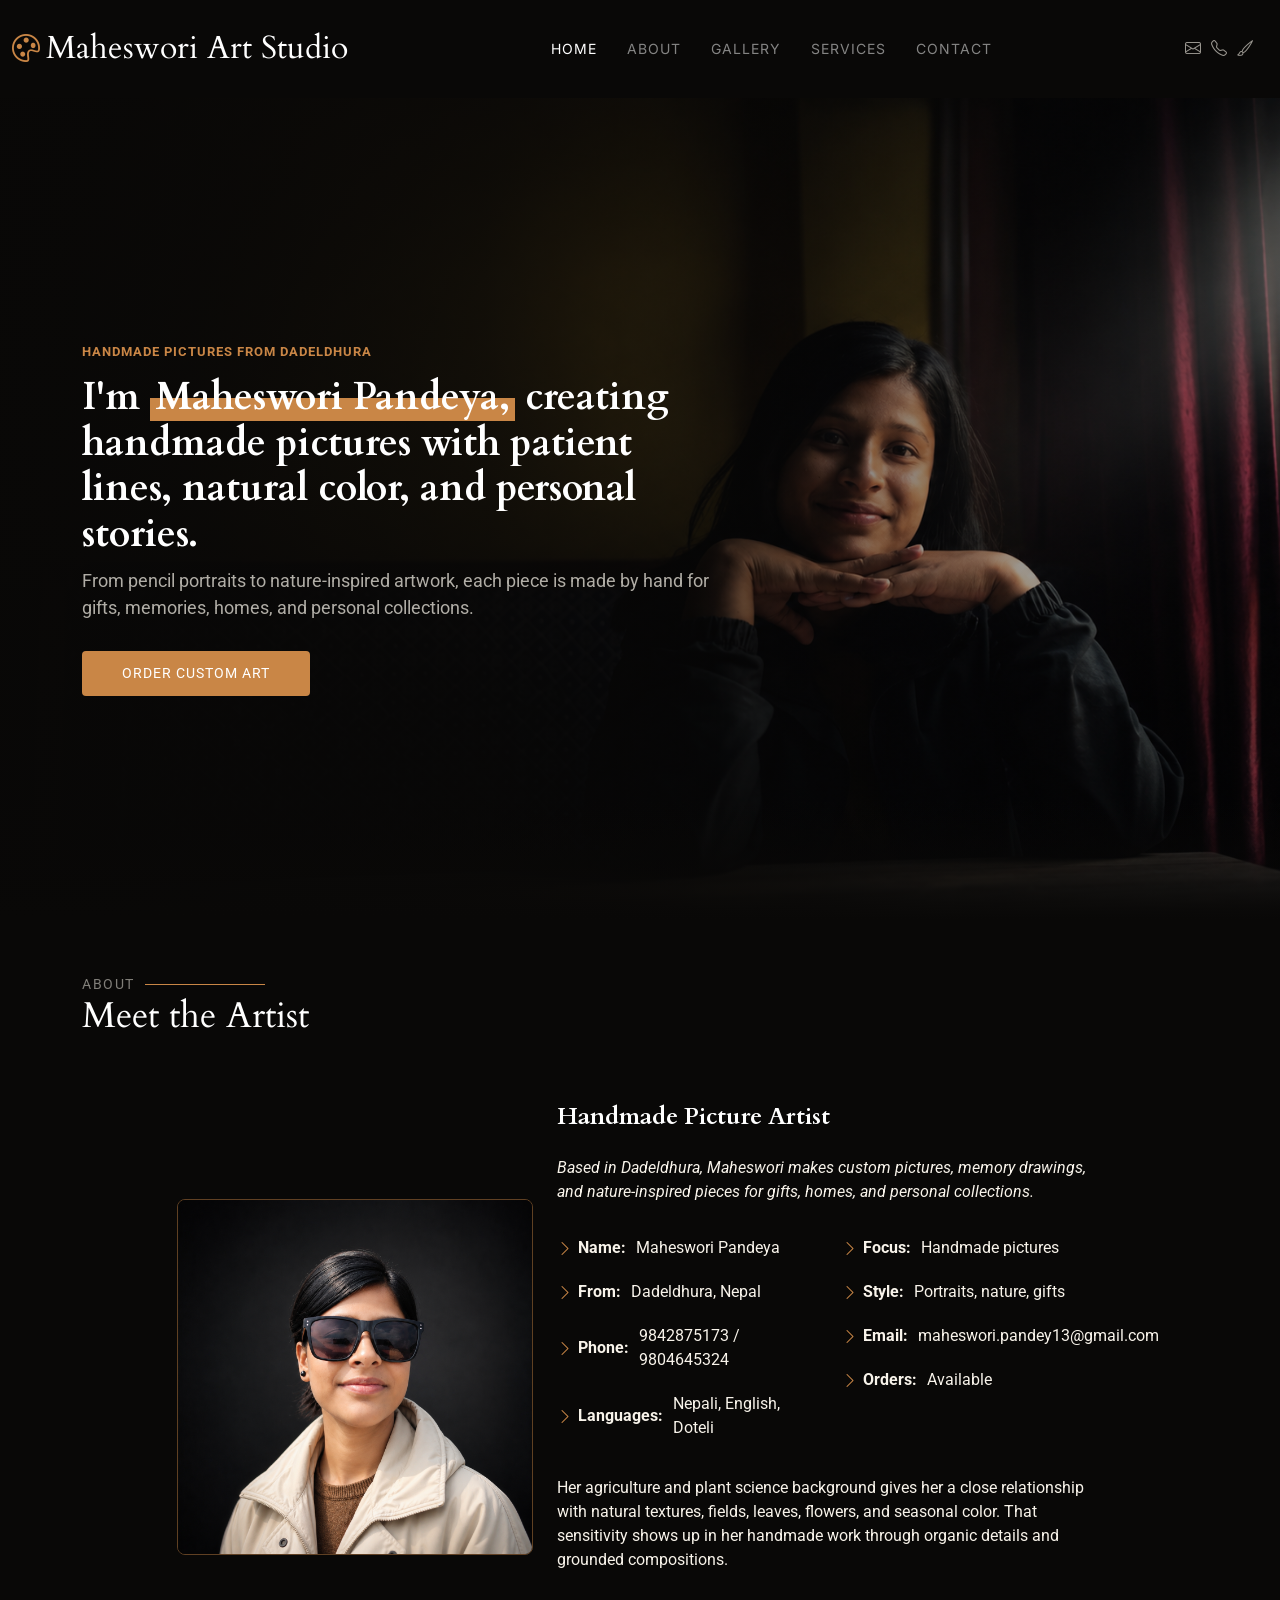
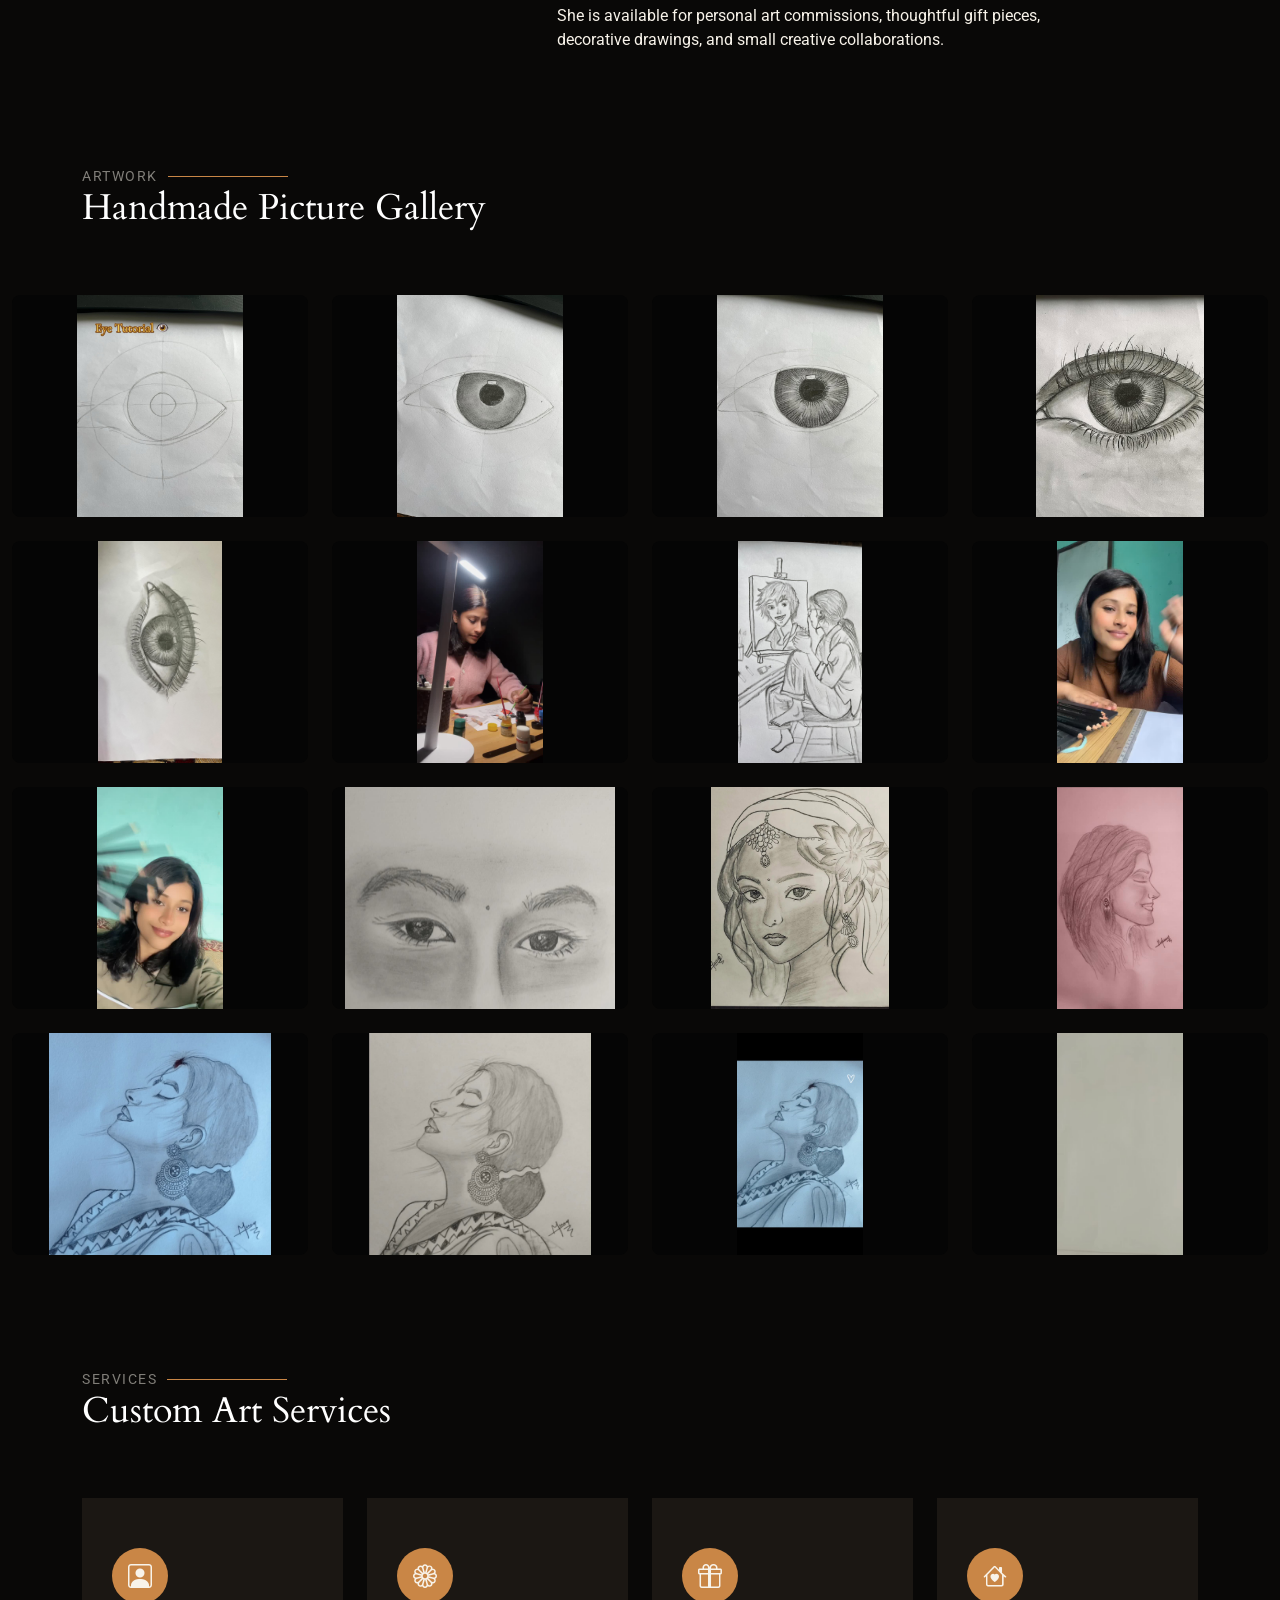
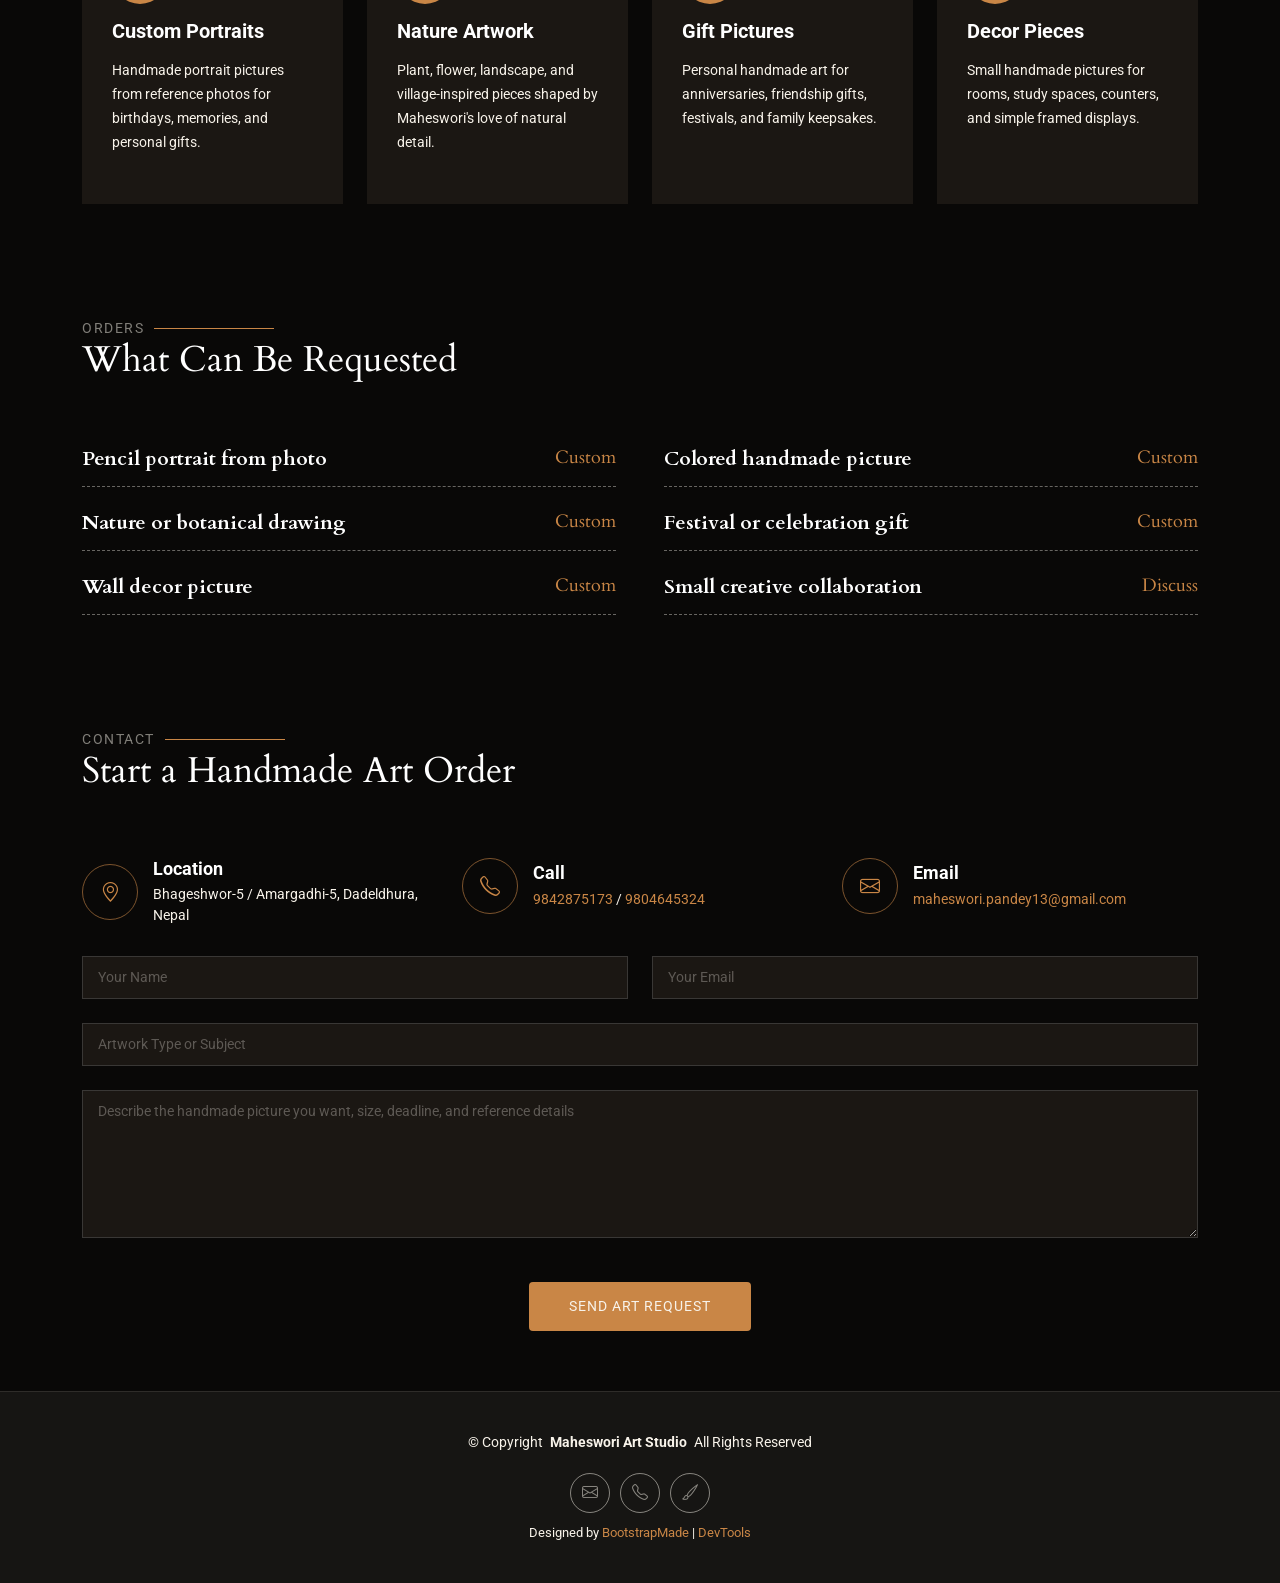
<file: index.html>
<!DOCTYPE html>
<html lang="en">

<head>
  <meta charset="utf-8">
  <meta content="width=device-width, initial-scale=1.0" name="viewport">
  <title>Maheswori Art Studio - Handmade Pictures</title>
  <meta name="description" content="Handmade pictures, custom portraits, and nature-inspired artwork by Maheswori Pandeya.">
  <meta name="keywords" content="handmade art, custom portraits, Nepal artist, Maheswori Pandeya, drawing, paintings">

  <!-- Favicons -->
  <link href="assets/img/favicon.png?v=mahi-m-1" rel="icon">
  <link href="assets/img/apple-touch-icon.png?v=mahi-m-1" rel="apple-touch-icon">

  <!-- Fonts -->
  <link href="https://fonts.googleapis.com" rel="preconnect">
  <link href="https://fonts.gstatic.com" rel="preconnect" crossorigin>
  <link href="https://fonts.googleapis.com/css2?family=Roboto:ital,wght@0,100;0,300;0,400;0,500;0,700;0,900;1,100;1,300;1,400;1,500;1,700;1,900&family=Inter:wght@100;200;300;400;500;600;700;800;900&family=Cardo:ital,wght@0,400;0,700;1,400;1,700&display=swap" rel="stylesheet">

  <!-- Vendor CSS Files -->
  <link href="assets/vendor/bootstrap/css/bootstrap.min.css" rel="stylesheet">
  <link href="assets/vendor/bootstrap-icons/bootstrap-icons.css" rel="stylesheet">
  <link href="assets/vendor/aos/aos.css" rel="stylesheet">
  <link href="assets/vendor/glightbox/css/glightbox.min.css" rel="stylesheet">
  <link href="assets/vendor/swiper/swiper-bundle.min.css" rel="stylesheet">

  <!-- Main CSS File -->
  <link href="assets/css/main.css?v=art-studio-14" rel="stylesheet">

  <!-- =======================================================
  * Template Name: PhotoFolio
  * Template URL: https://bootstrapmade.com/photofolio-bootstrap-photography-website-template/
  * Updated: Aug 07 2024 with Bootstrap v5.3.3
  * Author: BootstrapMade.com
  * License: https://bootstrapmade.com/license/
  ======================================================== -->
</head>

<body class="index-page">

  <header id="header" class="header d-flex align-items-center sticky-top">
    <div class="container-fluid position-relative d-flex align-items-center justify-content-between">

      <a href="#hero" class="logo d-flex align-items-center me-auto me-xl-0">
        <!-- Uncomment the line below if you also wish to use an image logo -->
        <!-- <img src="assets/img/logo.png" alt=""> -->
        <i class="bi bi-palette"></i>
        <h1 class="sitename">Maheswori Art Studio</h1>
      </a>

      <nav id="navmenu" class="navmenu">
        <ul>
          <li><a href="#hero" class="active">Home<br></a></li>
          <li><a href="#about">About</a></li>
          <li><a href="#gallery">Gallery</a></li>
          <li><a href="#services">Services</a></li>
          <li><a href="#contact">Contact</a></li>
        </ul>
        <i class="mobile-nav-toggle d-xl-none bi bi-list"></i>
      </nav>

      <div class="header-social-links">
        <a href="mailto:maheswori.pandey13@gmail.com" class="email"><i class="bi bi-envelope"></i></a>
        <a href="tel:+9779842875173" class="phone"><i class="bi bi-telephone"></i></a>
        <a href="#gallery" class="gallery-link"><i class="bi bi-brush"></i></a>
      </div>

    </div>
  </header>

  <main class="main">

    <!-- Hero Section -->
    <section id="hero" class="hero section">

      <div class="container">
        <div class="row align-items-center">
          <div class="col-lg-7 text-lg-start text-center" data-aos="fade-up" data-aos-delay="100">
            <p class="eyebrow">Handmade pictures from Dadeldhura</p>
            <h2><span>I'm </span><span class="underlight">Maheswori Pandeya,</span> creating handmade pictures with patient lines, natural color, and personal stories.</h2>
            <p>From pencil portraits to nature-inspired artwork, each piece is made by hand for gifts, memories, homes, and personal collections.</p>
            <a href="#contact" class="btn-get-started">Order Custom Art</a>
          </div>
        </div>
      </div>

    </section><!-- /Hero Section -->

    <!-- About Section -->
    <section id="about" class="about section">

      <div class="container section-title" data-aos="fade-up">
        <h2>About</h2>
        <p>Meet the Artist</p>
      </div>

      <div class="container" data-aos="fade-up" data-aos-delay="100">

        <div class="row gy-4 justify-content-center align-items-center">
          <div class="col-lg-4">
            <img src="assets/img/maheswori-profile.png" class="img-fluid artist-about-img" alt="Maheswori Pandeya">
          </div>
          <div class="col-lg-6 content">
            <h2>Handmade Picture Artist</h2>
            <p class="fst-italic py-3">
              Based in Dadeldhura, Maheswori makes custom pictures, memory drawings, and nature-inspired pieces for gifts, homes, and personal collections.
            </p>
            <div class="row">
              <div class="col-lg-6">
                <ul>
                  <li><i class="bi bi-chevron-right"></i> <strong>Name:</strong> <span>Maheswori Pandeya</span></li>
                  <li><i class="bi bi-chevron-right"></i> <strong>From:</strong> <span>Dadeldhura, Nepal</span></li>
                  <li><i class="bi bi-chevron-right"></i> <strong>Phone:</strong> <span>9842875173 / 9804645324</span></li>
                  <li><i class="bi bi-chevron-right"></i> <strong>Languages:</strong> <span>Nepali, English, Doteli</span></li>
                </ul>
              </div>
              <div class="col-lg-6">
                <ul>
                  <li><i class="bi bi-chevron-right"></i> <strong>Focus:</strong> <span>Handmade pictures</span></li>
                  <li><i class="bi bi-chevron-right"></i> <strong>Style:</strong> <span>Portraits, nature, gifts</span></li>
                  <li><i class="bi bi-chevron-right"></i> <strong>Email:</strong> <span>maheswori.pandey13@gmail.com</span></li>
                  <li><i class="bi bi-chevron-right"></i> <strong>Orders:</strong> <span>Available</span></li>
                </ul>
              </div>
            </div>
            <p class="py-3">
              Her agriculture and plant science background gives her a close relationship with natural textures, fields, leaves, flowers, and seasonal color. That sensitivity shows up in her handmade work through organic details and grounded compositions.
            </p>
            <p class="m-0">
              She is available for personal art commissions, thoughtful gift pieces, decorative drawings, and small creative collaborations.
            </p>
          </div>
        </div>

      </div>

    </section><!-- /About Section -->

    <!-- Gallery Section -->
    <section id="gallery" class="gallery section">

      <div class="container section-title" data-aos="fade-up">
        <h2>Artwork</h2>
        <p>Handmade Picture Gallery</p>
      </div>

      <div class="container-fluid" data-aos="fade-up" data-aos-delay="100">

        <div class="row gy-4 justify-content-center">

          <div class="col-xl-3 col-lg-4 col-md-6">
            <div class="gallery-item h-100">
              <img src="assets/img/gallery/instagram-01.jpg" class="img-fluid" alt="Handmade artwork from sketch_m_15 Instagram 01">
              <div class="gallery-links d-flex align-items-center justify-content-center">
                <a href="assets/img/gallery/instagram-01.jpg" title="Instagram Artwork 01" class="glightbox preview-link"><i class="bi bi-arrows-angle-expand"></i></a>
                <a href="#contact" class="details-link"><i class="bi bi-link-45deg"></i></a>
              </div>
            </div>
          </div><!-- End Gallery Item -->

          <div class="col-xl-3 col-lg-4 col-md-6">
            <div class="gallery-item h-100">
              <img src="assets/img/gallery/instagram-02.jpg" class="img-fluid" alt="Handmade artwork from sketch_m_15 Instagram 02">
              <div class="gallery-links d-flex align-items-center justify-content-center">
                <a href="assets/img/gallery/instagram-02.jpg" title="Instagram Artwork 02" class="glightbox preview-link"><i class="bi bi-arrows-angle-expand"></i></a>
                <a href="#contact" class="details-link"><i class="bi bi-link-45deg"></i></a>
              </div>
            </div>
          </div><!-- End Gallery Item -->

          <div class="col-xl-3 col-lg-4 col-md-6">
            <div class="gallery-item h-100">
              <img src="assets/img/gallery/instagram-03.jpg" class="img-fluid" alt="Handmade artwork from sketch_m_15 Instagram 03">
              <div class="gallery-links d-flex align-items-center justify-content-center">
                <a href="assets/img/gallery/instagram-03.jpg" title="Instagram Artwork 03" class="glightbox preview-link"><i class="bi bi-arrows-angle-expand"></i></a>
                <a href="#contact" class="details-link"><i class="bi bi-link-45deg"></i></a>
              </div>
            </div>
          </div><!-- End Gallery Item -->

          <div class="col-xl-3 col-lg-4 col-md-6">
            <div class="gallery-item h-100">
              <img src="assets/img/gallery/instagram-04.jpg" class="img-fluid" alt="Handmade artwork from sketch_m_15 Instagram 04">
              <div class="gallery-links d-flex align-items-center justify-content-center">
                <a href="assets/img/gallery/instagram-04.jpg" title="Instagram Artwork 04" class="glightbox preview-link"><i class="bi bi-arrows-angle-expand"></i></a>
                <a href="#contact" class="details-link"><i class="bi bi-link-45deg"></i></a>
              </div>
            </div>
          </div><!-- End Gallery Item -->

          <div class="col-xl-3 col-lg-4 col-md-6">
            <div class="gallery-item h-100">
              <img src="assets/img/gallery/instagram-05.jpg" class="img-fluid" alt="Handmade artwork from sketch_m_15 Instagram 05">
              <div class="gallery-links d-flex align-items-center justify-content-center">
                <a href="assets/img/gallery/instagram-05.jpg" title="Instagram Artwork 05" class="glightbox preview-link"><i class="bi bi-arrows-angle-expand"></i></a>
                <a href="#contact" class="details-link"><i class="bi bi-link-45deg"></i></a>
              </div>
            </div>
          </div><!-- End Gallery Item -->

          <div class="col-xl-3 col-lg-4 col-md-6">
            <div class="gallery-item h-100">
              <img src="assets/img/gallery/instagram-06.jpg" class="img-fluid" alt="Handmade artwork from sketch_m_15 Instagram 06">
              <div class="gallery-links d-flex align-items-center justify-content-center">
                <a href="assets/img/gallery/instagram-06.jpg" title="Instagram Artwork 06" class="glightbox preview-link"><i class="bi bi-arrows-angle-expand"></i></a>
                <a href="#contact" class="details-link"><i class="bi bi-link-45deg"></i></a>
              </div>
            </div>
          </div><!-- End Gallery Item -->

          <div class="col-xl-3 col-lg-4 col-md-6">
            <div class="gallery-item h-100">
              <img src="assets/img/gallery/instagram-07.jpg" class="img-fluid" alt="Handmade artwork from sketch_m_15 Instagram 07">
              <div class="gallery-links d-flex align-items-center justify-content-center">
                <a href="assets/img/gallery/instagram-07.jpg" title="Instagram Artwork 07" class="glightbox preview-link"><i class="bi bi-arrows-angle-expand"></i></a>
                <a href="#contact" class="details-link"><i class="bi bi-link-45deg"></i></a>
              </div>
            </div>
          </div><!-- End Gallery Item -->

          <div class="col-xl-3 col-lg-4 col-md-6">
            <div class="gallery-item h-100">
              <img src="assets/img/gallery/instagram-08.jpg" class="img-fluid" alt="Handmade artwork from sketch_m_15 Instagram 08">
              <div class="gallery-links d-flex align-items-center justify-content-center">
                <a href="assets/img/gallery/instagram-08.jpg" title="Instagram Artwork 08" class="glightbox preview-link"><i class="bi bi-arrows-angle-expand"></i></a>
                <a href="#contact" class="details-link"><i class="bi bi-link-45deg"></i></a>
              </div>
            </div>
          </div><!-- End Gallery Item -->

          <div class="col-xl-3 col-lg-4 col-md-6">
            <div class="gallery-item h-100">
              <img src="assets/img/gallery/instagram-09.jpg" class="img-fluid" alt="Handmade artwork from sketch_m_15 Instagram 09">
              <div class="gallery-links d-flex align-items-center justify-content-center">
                <a href="assets/img/gallery/instagram-09.jpg" title="Instagram Artwork 09" class="glightbox preview-link"><i class="bi bi-arrows-angle-expand"></i></a>
                <a href="#contact" class="details-link"><i class="bi bi-link-45deg"></i></a>
              </div>
            </div>
          </div><!-- End Gallery Item -->

          <div class="col-xl-3 col-lg-4 col-md-6">
            <div class="gallery-item h-100">
              <img src="assets/img/gallery/instagram-10.jpg" class="img-fluid" alt="Handmade artwork from sketch_m_15 Instagram 10">
              <div class="gallery-links d-flex align-items-center justify-content-center">
                <a href="assets/img/gallery/instagram-10.jpg" title="Instagram Artwork 10" class="glightbox preview-link"><i class="bi bi-arrows-angle-expand"></i></a>
                <a href="#contact" class="details-link"><i class="bi bi-link-45deg"></i></a>
              </div>
            </div>
          </div><!-- End Gallery Item -->

          <div class="col-xl-3 col-lg-4 col-md-6">
            <div class="gallery-item h-100">
              <img src="assets/img/gallery/instagram-11.jpg" class="img-fluid" alt="Handmade artwork from sketch_m_15 Instagram 11">
              <div class="gallery-links d-flex align-items-center justify-content-center">
                <a href="assets/img/gallery/instagram-11.jpg" title="Instagram Artwork 11" class="glightbox preview-link"><i class="bi bi-arrows-angle-expand"></i></a>
                <a href="#contact" class="details-link"><i class="bi bi-link-45deg"></i></a>
              </div>
            </div>
          </div><!-- End Gallery Item -->

          <div class="col-xl-3 col-lg-4 col-md-6">
            <div class="gallery-item h-100">
              <img src="assets/img/gallery/instagram-12.jpg" class="img-fluid" alt="Handmade artwork from sketch_m_15 Instagram 12">
              <div class="gallery-links d-flex align-items-center justify-content-center">
                <a href="assets/img/gallery/instagram-12.jpg" title="Instagram Artwork 12" class="glightbox preview-link"><i class="bi bi-arrows-angle-expand"></i></a>
                <a href="#contact" class="details-link"><i class="bi bi-link-45deg"></i></a>
              </div>
            </div>
          </div><!-- End Gallery Item -->

          <div class="col-xl-3 col-lg-4 col-md-6">
            <div class="gallery-item h-100">
              <img src="assets/img/gallery/instagram-13.jpg" class="img-fluid" alt="Handmade artwork from sketch_m_15 Instagram 13">
              <div class="gallery-links d-flex align-items-center justify-content-center">
                <a href="assets/img/gallery/instagram-13.jpg" title="Instagram Artwork 13" class="glightbox preview-link"><i class="bi bi-arrows-angle-expand"></i></a>
                <a href="#contact" class="details-link"><i class="bi bi-link-45deg"></i></a>
              </div>
            </div>
          </div><!-- End Gallery Item -->

          <div class="col-xl-3 col-lg-4 col-md-6">
            <div class="gallery-item h-100">
              <img src="assets/img/gallery/instagram-14.jpg" class="img-fluid" alt="Handmade artwork from sketch_m_15 Instagram 14">
              <div class="gallery-links d-flex align-items-center justify-content-center">
                <a href="assets/img/gallery/instagram-14.jpg" title="Instagram Artwork 14" class="glightbox preview-link"><i class="bi bi-arrows-angle-expand"></i></a>
                <a href="#contact" class="details-link"><i class="bi bi-link-45deg"></i></a>
              </div>
            </div>
          </div><!-- End Gallery Item -->

          <div class="col-xl-3 col-lg-4 col-md-6">
            <div class="gallery-item h-100">
              <img src="assets/img/gallery/instagram-15.jpg" class="img-fluid" alt="Handmade artwork from sketch_m_15 Instagram 15">
              <div class="gallery-links d-flex align-items-center justify-content-center">
                <a href="assets/img/gallery/instagram-15.jpg" title="Instagram Artwork 15" class="glightbox preview-link"><i class="bi bi-arrows-angle-expand"></i></a>
                <a href="#contact" class="details-link"><i class="bi bi-link-45deg"></i></a>
              </div>
            </div>
          </div><!-- End Gallery Item -->

          <div class="col-xl-3 col-lg-4 col-md-6">
            <div class="gallery-item h-100">
              <img src="assets/img/gallery/instagram-16.jpg" class="img-fluid" alt="Handmade artwork from sketch_m_15 Instagram 16">
              <div class="gallery-links d-flex align-items-center justify-content-center">
                <a href="assets/img/gallery/instagram-16.jpg" title="Instagram Artwork 16" class="glightbox preview-link"><i class="bi bi-arrows-angle-expand"></i></a>
                <a href="#contact" class="details-link"><i class="bi bi-link-45deg"></i></a>
              </div>
            </div>
          </div><!-- End Gallery Item -->
        </div>

      </div>

    </section><!-- /Gallery Section -->

    <!-- Services Section -->
    <section id="services" class="services section">

      <div class="container section-title" data-aos="fade-up">
        <h2>Services</h2>
        <p>Custom Art Services</p>
      </div>

      <div class="container">

        <div class="row gy-4">

          <div class="col-xl-3 col-md-6 d-flex" data-aos="fade-up" data-aos-delay="100">
            <div class="service-item position-relative">
              <div class="icon"><i class="bi bi-person-square icon"></i></div>
              <h4><a href="#contact" class="stretched-link">Custom Portraits</a></h4>
              <p>Handmade portrait pictures from reference photos for birthdays, memories, and personal gifts.</p>
            </div>
          </div><!-- End Service Item -->

          <div class="col-xl-3 col-md-6 d-flex" data-aos="fade-up" data-aos-delay="200">
            <div class="service-item position-relative">
              <div class="icon"><i class="bi bi-flower1 icon"></i></div>
              <h4><a href="#contact" class="stretched-link">Nature Artwork</a></h4>
              <p>Plant, flower, landscape, and village-inspired pieces shaped by Maheswori's love of natural detail.</p>
            </div>
          </div><!-- End Service Item -->

          <div class="col-xl-3 col-md-6 d-flex" data-aos="fade-up" data-aos-delay="300">
            <div class="service-item position-relative">
              <div class="icon"><i class="bi bi-gift icon"></i></div>
              <h4><a href="#contact" class="stretched-link">Gift Pictures</a></h4>
              <p>Personal handmade art for anniversaries, friendship gifts, festivals, and family keepsakes.</p>
            </div>
          </div><!-- End Service Item -->

          <div class="col-xl-3 col-md-6 d-flex" data-aos="fade-up" data-aos-delay="400">
            <div class="service-item position-relative">
              <div class="icon"><i class="bi bi-house-heart icon"></i></div>
              <h4><a href="#contact" class="stretched-link">Decor Pieces</a></h4>
              <p>Small handmade pictures for rooms, study spaces, counters, and simple framed displays.</p>
            </div>
          </div><!-- End Service Item -->

        </div>

      </div>

    </section><!-- /Services Section -->

    <!-- Orders Section -->
    <section id="orders" class="pricing section">

      <div class="container section-title" data-aos="fade-up">
        <h2>Orders</h2>
        <p>What Can Be Requested</p>
      </div>

      <div class="container" data-aos="fade-up" data-aos-delay="100">

        <div class="row gy-4 gx-lg-5">

          <div class="col-lg-6">
            <div class="pricing-item d-flex justify-content-between">
              <h3>Pencil portrait from photo</h3>
              <h4>Custom</h4>
            </div>
          </div>

          <div class="col-lg-6">
            <div class="pricing-item d-flex justify-content-between">
              <h3>Colored handmade picture</h3>
              <h4>Custom</h4>
            </div>
          </div>

          <div class="col-lg-6">
            <div class="pricing-item d-flex justify-content-between">
              <h3>Nature or botanical drawing</h3>
              <h4>Custom</h4>
            </div>
          </div>

          <div class="col-lg-6">
            <div class="pricing-item d-flex justify-content-between">
              <h3>Festival or celebration gift</h3>
              <h4>Custom</h4>
            </div>
          </div>

          <div class="col-lg-6">
            <div class="pricing-item d-flex justify-content-between">
              <h3>Wall decor picture</h3>
              <h4>Custom</h4>
            </div>
          </div>

          <div class="col-lg-6">
            <div class="pricing-item d-flex justify-content-between">
              <h3>Small creative collaboration</h3>
              <h4>Discuss</h4>
            </div>
          </div>

        </div>

      </div>

    </section><!-- /Orders Section -->

    <!-- Contact Section -->
    <section id="contact" class="contact section">

      <div class="container section-title" data-aos="fade-up">
        <h2>Contact</h2>
        <p>Start a Handmade Art Order</p>
      </div>

      <div class="container" data-aos="fade-up" data-aos-delay="100">

        <div class="info-wrap" data-aos="fade-up" data-aos-delay="200">
          <div class="row gy-5">

            <div class="col-lg-4">
              <div class="info-item d-flex align-items-center">
                <i class="bi bi-geo-alt flex-shrink-0"></i>
                <div>
                  <h3>Location</h3>
                  <p>Bhageshwor-5 / Amargadhi-5, Dadeldhura, Nepal</p>
                </div>
              </div>
            </div>

            <div class="col-lg-4">
              <div class="info-item d-flex align-items-center">
                <i class="bi bi-telephone flex-shrink-0"></i>
                <div>
                  <h3>Call</h3>
                  <p><a href="tel:+9779842875173">9842875173</a> / <a href="tel:+9779804645324">9804645324</a></p>
                </div>
              </div>
            </div>

            <div class="col-lg-4">
              <div class="info-item d-flex align-items-center">
                <i class="bi bi-envelope flex-shrink-0"></i>
                <div>
                  <h3>Email</h3>
                  <p><a href="mailto:maheswori.pandey13@gmail.com">maheswori.pandey13@gmail.com</a></p>
                </div>
              </div>
            </div>

          </div>
        </div>

        <form action="https://formsubmit.co/ajax/maheswori.pandey13@gmail.com" method="post" class="php-email-form" data-aos="fade-up" data-aos-delay="300">
          <input type="hidden" name="_subject" value="New handmade art request from Maheswori Art Studio">
          <input type="hidden" name="_template" value="table">
          <input type="hidden" name="_captcha" value="false">
          <div class="row gy-4">

            <div class="col-md-6">
              <input type="text" name="name" class="form-control" placeholder="Your Name" required="">
            </div>

            <div class="col-md-6">
              <input type="email" class="form-control" name="email" placeholder="Your Email" required="">
            </div>

            <div class="col-md-12">
              <input type="text" class="form-control" name="subject" placeholder="Artwork Type or Subject" required="">
            </div>

            <div class="col-md-12">
              <textarea class="form-control" name="message" rows="6" placeholder="Describe the handmade picture you want, size, deadline, and reference details" required=""></textarea>
            </div>

            <div class="col-md-12 text-center">
              <div class="loading">Loading</div>
              <div class="error-message"></div>
              <div class="sent-message">Send successfully</div>

              <button type="submit">Send Art Request</button>
            </div>

          </div>
        </form>

      </div>

    </section><!-- /Contact Section -->

  </main>

  <footer id="footer" class="footer">

    <div class="container">
      <div class="copyright text-center ">
        <p>© <span>Copyright</span> <strong class="px-1 sitename">Maheswori Art Studio</strong> <span>All Rights Reserved</span></p>
      </div>
      <div class="social-links d-flex justify-content-center">
        <a href="mailto:maheswori.pandey13@gmail.com"><i class="bi bi-envelope"></i></a>
        <a href="tel:+9779842875173"><i class="bi bi-telephone"></i></a>
        <a href="#gallery"><i class="bi bi-brush"></i></a>
      </div>
      <div class="credits">
        <!-- All the links in the footer should remain intact. -->
        <!-- You can delete the links only if you've purchased the pro version. -->
        <!-- Licensing information: https://bootstrapmade.com/license/ -->
        <!-- Purchase the pro version with working PHP/AJAX contact form: [buy-url] -->
        Designed by <a href="https://bootstrapmade.com/">BootstrapMade</a> | <a href="https://bootstrapmade.com/tools/">DevTools</a>
      </div>
    </div>

  </footer>

  <!-- Scroll Top -->
  <a href="#" id="scroll-top" class="scroll-top d-flex align-items-center justify-content-center"><i class="bi bi-arrow-up-short"></i></a>

  <!-- Preloader -->
  <div id="preloader">
    <div class="line"></div>
  </div>

  <!-- Vendor JS Files -->
  <script src="assets/vendor/bootstrap/js/bootstrap.bundle.min.js"></script>
  <script src="assets/vendor/aos/aos.js"></script>
  <script src="assets/vendor/glightbox/js/glightbox.min.js"></script>
  <script src="assets/vendor/swiper/swiper-bundle.min.js"></script>

  <!-- Main JS File -->
  <script src="assets/js/main.js?v=art-studio-14"></script>

</body>

</html>
</file>
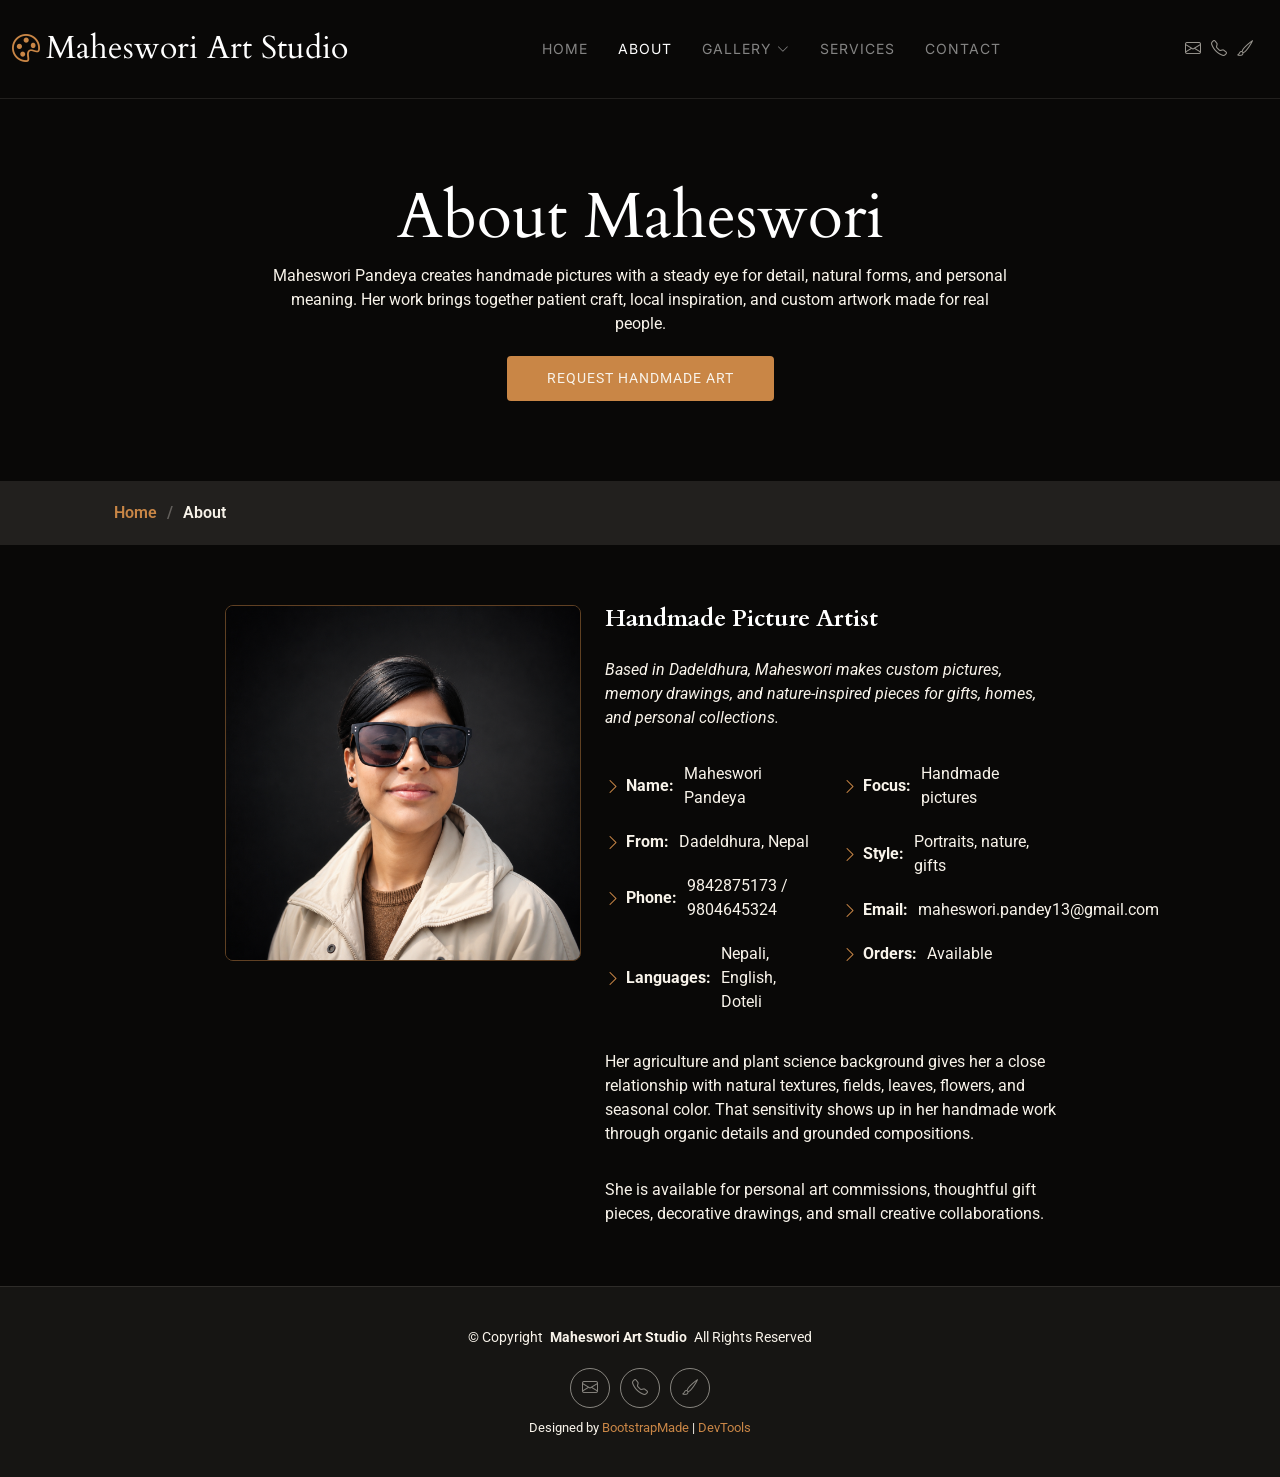
<file: about.html>
<!DOCTYPE html>
<html lang="en">

<head>
  <meta charset="utf-8">
  <meta content="width=device-width, initial-scale=1.0" name="viewport">
  <title>About - Maheswori Art Studio</title>
  <meta name="description" content="About Maheswori Pandeya, a handmade picture artist from Dadeldhura, Nepal.">
  <meta name="keywords" content="Maheswori Pandeya, handmade art, Nepal artist, custom drawings">

  <!-- Favicons -->
  <link href="assets/img/favicon.png?v=mahi-m-1" rel="icon">
  <link href="assets/img/apple-touch-icon.png?v=mahi-m-1" rel="apple-touch-icon">

  <!-- Fonts -->
  <link href="https://fonts.googleapis.com" rel="preconnect">
  <link href="https://fonts.gstatic.com" rel="preconnect" crossorigin>
  <link href="https://fonts.googleapis.com/css2?family=Roboto:ital,wght@0,100;0,300;0,400;0,500;0,700;0,900;1,100;1,300;1,400;1,500;1,700;1,900&family=Inter:wght@100;200;300;400;500;600;700;800;900&family=Cardo:ital,wght@0,400;0,700;1,400;1,700&display=swap" rel="stylesheet">

  <!-- Vendor CSS Files -->
  <link href="assets/vendor/bootstrap/css/bootstrap.min.css" rel="stylesheet">
  <link href="assets/vendor/bootstrap-icons/bootstrap-icons.css" rel="stylesheet">
  <link href="assets/vendor/aos/aos.css" rel="stylesheet">
  <link href="assets/vendor/glightbox/css/glightbox.min.css" rel="stylesheet">
  <link href="assets/vendor/swiper/swiper-bundle.min.css" rel="stylesheet">

  <!-- Main CSS File -->
  <link href="assets/css/main.css?v=art-studio-14" rel="stylesheet">

  <!-- =======================================================
  * Template Name: PhotoFolio
  * Template URL: https://bootstrapmade.com/photofolio-bootstrap-photography-website-template/
  * Updated: Aug 07 2024 with Bootstrap v5.3.3
  * Author: BootstrapMade.com
  * License: https://bootstrapmade.com/license/
  ======================================================== -->
</head>

<body class="about-page">

  <header id="header" class="header d-flex align-items-center sticky-top">
    <div class="container-fluid position-relative d-flex align-items-center justify-content-between">

      <a href="index.html" class="logo d-flex align-items-center me-auto me-xl-0">
        <!-- Uncomment the line below if you also wish to use an image logo -->
        <!-- <img src="assets/img/logo.png" alt=""> -->
        <i class="bi bi-palette"></i>
        <h1 class="sitename">Maheswori Art Studio</h1>
      </a>

      <nav id="navmenu" class="navmenu">
        <ul>
          <li><a href="index.html">Home<br></a></li>
          <li><a href="about.html" class="active">About</a></li>
          <li class="dropdown"><a href="gallery.html"><span>Gallery</span> <i class="bi bi-chevron-down toggle-dropdown"></i></a>
            <ul>
              <li><a href="gallery.html">Portrait Art</a></li>
              <li><a href="gallery.html">Nature Sketches</a></li>
              <li><a href="gallery.html">Festival Pieces</a></li>
              <li><a href="gallery.html">Custom Orders</a></li>
            </ul>
          </li>
          <li><a href="services.html">Services</a></li>
          <li><a href="contact.html">Contact</a></li>
        </ul>
        <i class="mobile-nav-toggle d-xl-none bi bi-list"></i>
      </nav>

      <div class="header-social-links">
        <a href="mailto:maheswori.pandey13@gmail.com" class="email"><i class="bi bi-envelope"></i></a>
        <a href="tel:+9779842875173" class="phone"><i class="bi bi-telephone"></i></a>
        <a href="gallery.html" class="gallery-link"><i class="bi bi-brush"></i></a>
      </div>

    </div>
  </header>

  <main class="main">

    <!-- Page Title -->
    <div class="page-title" data-aos="fade">
      <div class="heading">
        <div class="container">
          <div class="row d-flex justify-content-center text-center">
            <div class="col-lg-8">
              <h1>About Maheswori</h1>
              <p class="mb-0">Maheswori Pandeya creates handmade pictures with a steady eye for detail, natural forms, and personal meaning. Her work brings together patient craft, local inspiration, and custom artwork made for real people.</p>
              <a href="contact.html" class="cta-btn">Request Handmade Art</a>
            </div>
          </div>
        </div>
      </div>
      <nav class="breadcrumbs">
        <div class="container">
          <ol>
            <li><a href="index.html">Home</a></li>
            <li class="current">About</li>
          </ol>
        </div>
      </nav>
    </div><!-- End Page Title -->

    <!-- About Section -->
    <section id="about" class="about section">

      <div class="container" data-aos="fade-up" data-aos-delay="100">

        <div class="row gy-4 justify-content-center">
          <div class="col-lg-4">
            <img src="assets/img/maheswori-profile.png" class="img-fluid artist-about-img" alt="Maheswori Pandeya">
          </div>
          <div class="col-lg-5 content">
            <h2>Handmade Picture Artist</h2>
            <p class="fst-italic py-3">
              Based in Dadeldhura, Maheswori makes custom pictures, memory drawings, and nature-inspired pieces for gifts, homes, and personal collections.
            </p>
            <div class="row">
              <div class="col-lg-6">
                <ul>
                  <li><i class="bi bi-chevron-right"></i> <strong>Name:</strong> <span>Maheswori Pandeya</span></li>
                  <li><i class="bi bi-chevron-right"></i> <strong>From:</strong> <span>Dadeldhura, Nepal</span></li>
                  <li><i class="bi bi-chevron-right"></i> <strong>Phone:</strong> <span>9842875173 / 9804645324</span></li>
                  <li><i class="bi bi-chevron-right"></i> <strong>Languages:</strong> <span>Nepali, English, Doteli</span></li>
                </ul>
              </div>
              <div class="col-lg-6">
                <ul>
                  <li><i class="bi bi-chevron-right"></i> <strong>Focus:</strong> <span>Handmade pictures</span></li>
                  <li><i class="bi bi-chevron-right"></i> <strong>Style:</strong> <span>Portraits, nature, gifts</span></li>
                  <li><i class="bi bi-chevron-right"></i> <strong>Email:</strong> <span>maheswori.pandey13@gmail.com</span></li>
                  <li><i class="bi bi-chevron-right"></i> <strong>Orders:</strong> <span>Available</span></li>
                </ul>
              </div>
            </div>
            <p class="py-3">
              Her agriculture and plant science background gives her a close relationship with natural textures, fields, leaves, flowers, and seasonal color. That sensitivity shows up in her handmade work through organic details and grounded compositions.
            </p>
            <p class="m-0">
              She is available for personal art commissions, thoughtful gift pieces, decorative drawings, and small creative collaborations.
            </p>
          </div>
        </div>

      </div>

    </section><!-- /About Section -->

  </main>

  <footer id="footer" class="footer">

    <div class="container">
      <div class="copyright text-center ">
        <p>© <span>Copyright</span> <strong class="px-1 sitename">Maheswori Art Studio</strong> <span>All Rights Reserved</span></p>
      </div>
      <div class="social-links d-flex justify-content-center">
        <a href="mailto:maheswori.pandey13@gmail.com"><i class="bi bi-envelope"></i></a>
        <a href="tel:+9779842875173"><i class="bi bi-telephone"></i></a>
        <a href="gallery.html"><i class="bi bi-brush"></i></a>
      </div>
      <div class="credits">
        <!-- All the links in the footer should remain intact. -->
        <!-- You can delete the links only if you've purchased the pro version. -->
        <!-- Licensing information: https://bootstrapmade.com/license/ -->
        <!-- Purchase the pro version with working PHP/AJAX contact form: [buy-url] -->
        Designed by <a href="https://bootstrapmade.com/">BootstrapMade</a> | <a href="https://bootstrapmade.com/tools/">DevTools</a>
      </div>
    </div>

  </footer>

  <!-- Scroll Top -->
  <a href="#" id="scroll-top" class="scroll-top d-flex align-items-center justify-content-center"><i class="bi bi-arrow-up-short"></i></a>

  <!-- Preloader -->
  <div id="preloader">
    <div class="line"></div>
  </div>

  <!-- Vendor JS Files -->
  <script src="assets/vendor/bootstrap/js/bootstrap.bundle.min.js"></script>
  <script src="assets/vendor/php-email-form/validate.js"></script>
  <script src="assets/vendor/aos/aos.js"></script>
  <script src="assets/vendor/glightbox/js/glightbox.min.js"></script>
  <script src="assets/vendor/swiper/swiper-bundle.min.js"></script>

  <!-- Main JS File -->
  <script src="assets/js/main.js?v=art-studio-14"></script>

</body>

</html>
</file>
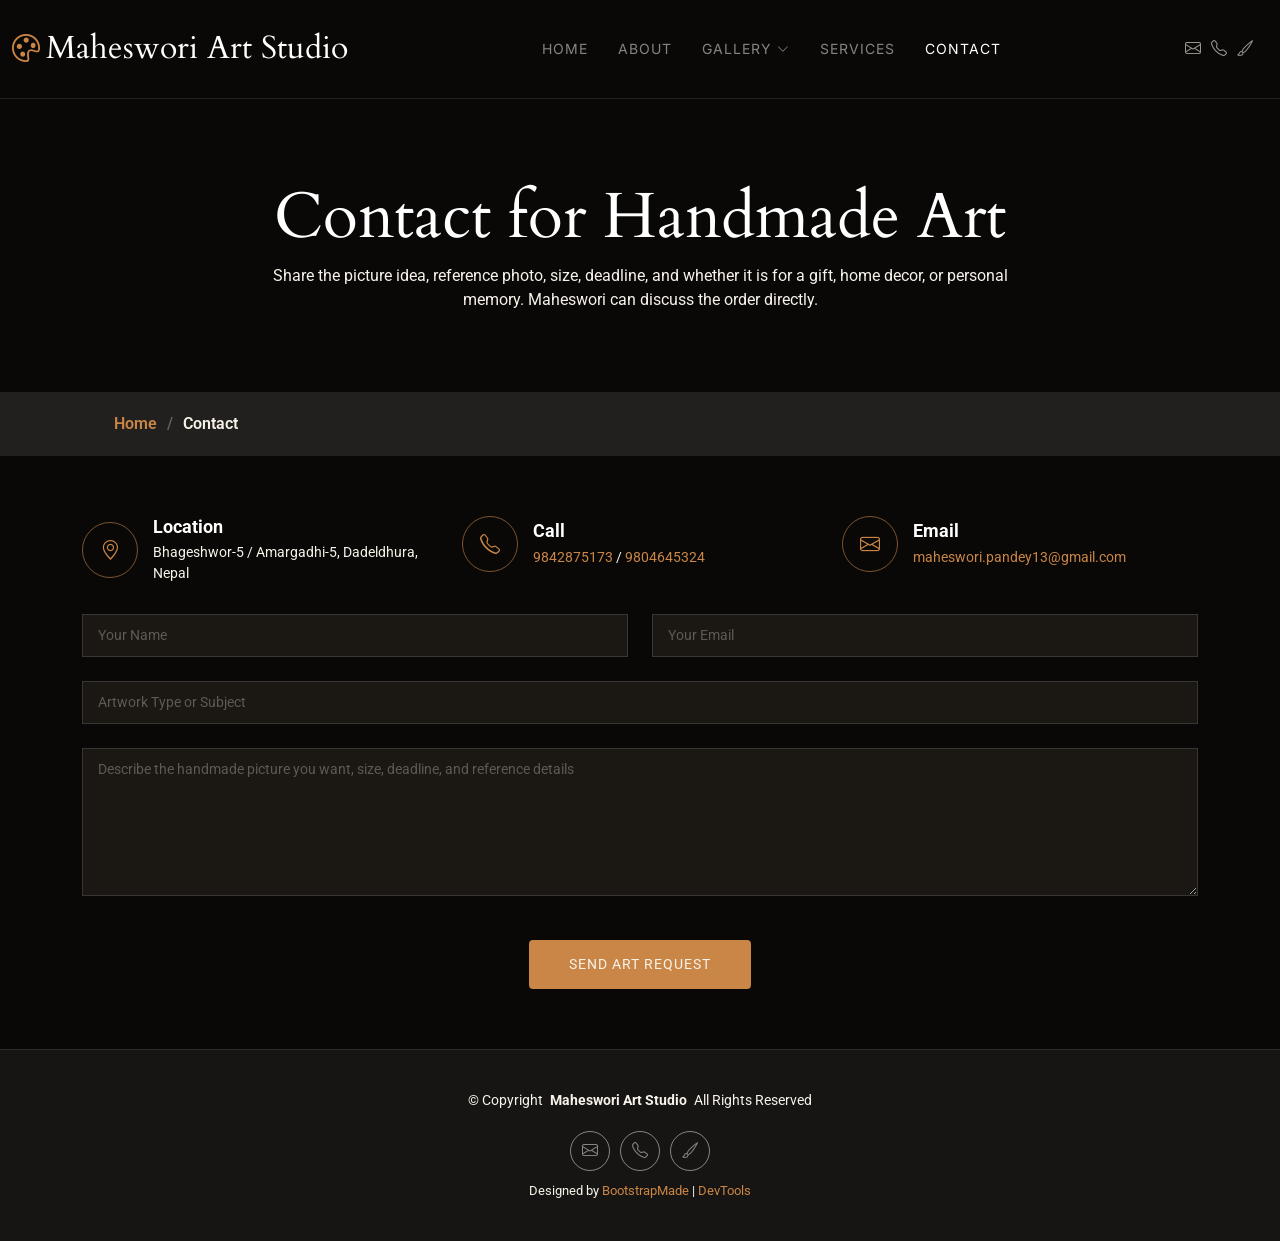
<file: contact.html>
<!DOCTYPE html>
<html lang="en">

<head>
  <meta charset="utf-8">
  <meta content="width=device-width, initial-scale=1.0" name="viewport">
  <title>Contact - Maheswori Art Studio</title>
  <meta name="description" content="Contact Maheswori Pandeya for handmade picture orders.">
  <meta name="keywords" content="contact Maheswori Pandeya, handmade art order, custom drawing Nepal">

  <!-- Favicons -->
  <link href="assets/img/favicon.png?v=mahi-m-1" rel="icon">
  <link href="assets/img/apple-touch-icon.png?v=mahi-m-1" rel="apple-touch-icon">

  <!-- Fonts -->
  <link href="https://fonts.googleapis.com" rel="preconnect">
  <link href="https://fonts.gstatic.com" rel="preconnect" crossorigin>
  <link href="https://fonts.googleapis.com/css2?family=Roboto:ital,wght@0,100;0,300;0,400;0,500;0,700;0,900;1,100;1,300;1,400;1,500;1,700;1,900&family=Inter:wght@100;200;300;400;500;600;700;800;900&family=Cardo:ital,wght@0,400;0,700;1,400;1,700&display=swap" rel="stylesheet">

  <!-- Vendor CSS Files -->
  <link href="assets/vendor/bootstrap/css/bootstrap.min.css" rel="stylesheet">
  <link href="assets/vendor/bootstrap-icons/bootstrap-icons.css" rel="stylesheet">
  <link href="assets/vendor/aos/aos.css" rel="stylesheet">
  <link href="assets/vendor/glightbox/css/glightbox.min.css" rel="stylesheet">
  <link href="assets/vendor/swiper/swiper-bundle.min.css" rel="stylesheet">

  <!-- Main CSS File -->
  <link href="assets/css/main.css?v=art-studio-14" rel="stylesheet">

  <!-- =======================================================
  * Template Name: PhotoFolio
  * Template URL: https://bootstrapmade.com/photofolio-bootstrap-photography-website-template/
  * Updated: Aug 07 2024 with Bootstrap v5.3.3
  * Author: BootstrapMade.com
  * License: https://bootstrapmade.com/license/
  ======================================================== -->
</head>

<body class="contact-page">

  <header id="header" class="header d-flex align-items-center sticky-top">
    <div class="container-fluid position-relative d-flex align-items-center justify-content-between">

      <a href="index.html" class="logo d-flex align-items-center me-auto me-xl-0">
        <!-- Uncomment the line below if you also wish to use an image logo -->
        <!-- <img src="assets/img/logo.png" alt=""> -->
        <i class="bi bi-palette"></i>
        <h1 class="sitename">Maheswori Art Studio</h1>
      </a>

      <nav id="navmenu" class="navmenu">
        <ul>
          <li><a href="index.html">Home<br></a></li>
          <li><a href="about.html">About</a></li>
          <li class="dropdown"><a href="gallery.html"><span>Gallery</span> <i class="bi bi-chevron-down toggle-dropdown"></i></a>
            <ul>
              <li><a href="gallery.html">Portrait Art</a></li>
              <li><a href="gallery.html">Nature Sketches</a></li>
              <li><a href="gallery.html">Festival Pieces</a></li>
              <li><a href="gallery.html">Custom Orders</a></li>
            </ul>
          </li>
          <li><a href="services.html">Services</a></li>
          <li><a href="contact.html" class="active">Contact</a></li>
        </ul>
        <i class="mobile-nav-toggle d-xl-none bi bi-list"></i>
      </nav>

      <div class="header-social-links">
        <a href="mailto:maheswori.pandey13@gmail.com" class="email"><i class="bi bi-envelope"></i></a>
        <a href="tel:+9779842875173" class="phone"><i class="bi bi-telephone"></i></a>
        <a href="gallery.html" class="gallery-link"><i class="bi bi-brush"></i></a>
      </div>

    </div>
  </header>

  <main class="main">

    <!-- Page Title -->
    <div class="page-title" data-aos="fade">
      <div class="heading">
        <div class="container">
          <div class="row d-flex justify-content-center text-center">
            <div class="col-lg-8">
              <h1>Contact for Handmade Art</h1>
              <p class="mb-0">Share the picture idea, reference photo, size, deadline, and whether it is for a gift, home decor, or personal memory. Maheswori can discuss the order directly.</p>
            </div>
          </div>
        </div>
      </div>
      <nav class="breadcrumbs">
        <div class="container">
          <ol>
            <li><a href="index.html">Home</a></li>
            <li class="current">Contact</li>
          </ol>
        </div>
      </nav>
    </div><!-- End Page Title -->

    <!-- Contact Section -->
    <section id="contact" class="contact section">

      <div class="container" data-aos="fade-up" data-aos-delay="100">

        <div class="info-wrap" data-aos="fade-up" data-aos-delay="200">
          <div class="row gy-5">

            <div class="col-lg-4">
              <div class="info-item d-flex align-items-center">
                <i class="bi bi-geo-alt flex-shrink-0"></i>
                <div>
                  <h3>Location</h3>
                  <p>Bhageshwor-5 / Amargadhi-5, Dadeldhura, Nepal</p>
                </div>
              </div>
            </div><!-- End Info Item -->

            <div class="col-lg-4">
              <div class="info-item d-flex align-items-center">
                <i class="bi bi-telephone flex-shrink-0"></i>
                <div>
                  <h3>Call</h3>
                  <p><a href="tel:+9779842875173">9842875173</a> / <a href="tel:+9779804645324">9804645324</a></p>
                </div>
              </div>
            </div><!-- End Info Item -->

            <div class="col-lg-4">
              <div class="info-item d-flex align-items-center">
                <i class="bi bi-envelope flex-shrink-0"></i>
                <div>
                  <h3>Email</h3>
                  <p><a href="mailto:maheswori.pandey13@gmail.com">maheswori.pandey13@gmail.com</a></p>
                </div>
              </div>
            </div><!-- End Info Item -->

          </div>
        </div>

        <form action="https://formsubmit.co/ajax/maheswori.pandey13@gmail.com" method="post" class="php-email-form" data-aos="fade-up" data-aos-delay="300">
          <input type="hidden" name="_subject" value="New handmade art request from Maheswori Art Studio">
          <input type="hidden" name="_template" value="table">
          <input type="hidden" name="_captcha" value="false">
          <div class="row gy-4">

            <div class="col-md-6">
              <input type="text" name="name" class="form-control" placeholder="Your Name" required="">
            </div>

            <div class="col-md-6 ">
              <input type="email" class="form-control" name="email" placeholder="Your Email" required="">
            </div>

            <div class="col-md-12">
              <input type="text" class="form-control" name="subject" placeholder="Artwork Type or Subject" required="">
            </div>

            <div class="col-md-12">
              <textarea class="form-control" name="message" rows="6" placeholder="Describe the handmade picture you want, size, deadline, and reference details" required=""></textarea>
            </div>

            <div class="col-md-12 text-center">
              <div class="loading">Loading</div>
              <div class="error-message"></div>
              <div class="sent-message">Send successfully</div>

              <button type="submit">Send Art Request</button>
            </div>

          </div>
        </form><!-- End Contact Form -->

      </div>

    </section><!-- /Contact Section -->

  </main>

  <footer id="footer" class="footer">

    <div class="container">
      <div class="copyright text-center ">
        <p>© <span>Copyright</span> <strong class="px-1 sitename">Maheswori Art Studio</strong> <span>All Rights Reserved</span></p>
      </div>
      <div class="social-links d-flex justify-content-center">
        <a href="mailto:maheswori.pandey13@gmail.com"><i class="bi bi-envelope"></i></a>
        <a href="tel:+9779842875173"><i class="bi bi-telephone"></i></a>
        <a href="gallery.html"><i class="bi bi-brush"></i></a>
      </div>
      <div class="credits">
        <!-- All the links in the footer should remain intact. -->
        <!-- You can delete the links only if you've purchased the pro version. -->
        <!-- Licensing information: https://bootstrapmade.com/license/ -->
        <!-- Purchase the pro version with working PHP/AJAX contact form: [buy-url] -->
        Designed by <a href="https://bootstrapmade.com/">BootstrapMade</a> | <a href="https://bootstrapmade.com/tools/">DevTools</a>
      </div>
    </div>

  </footer>

  <!-- Scroll Top -->
  <a href="#" id="scroll-top" class="scroll-top d-flex align-items-center justify-content-center"><i class="bi bi-arrow-up-short"></i></a>

  <!-- Preloader -->
  <div id="preloader">
    <div class="line"></div>
  </div>

  <!-- Vendor JS Files -->
  <script src="assets/vendor/bootstrap/js/bootstrap.bundle.min.js"></script>
  <script src="assets/vendor/aos/aos.js"></script>
  <script src="assets/vendor/glightbox/js/glightbox.min.js"></script>
  <script src="assets/vendor/swiper/swiper-bundle.min.js"></script>

  <!-- Main JS File -->
  <script src="assets/js/main.js?v=art-studio-14"></script>

</body>

</html>
</file>
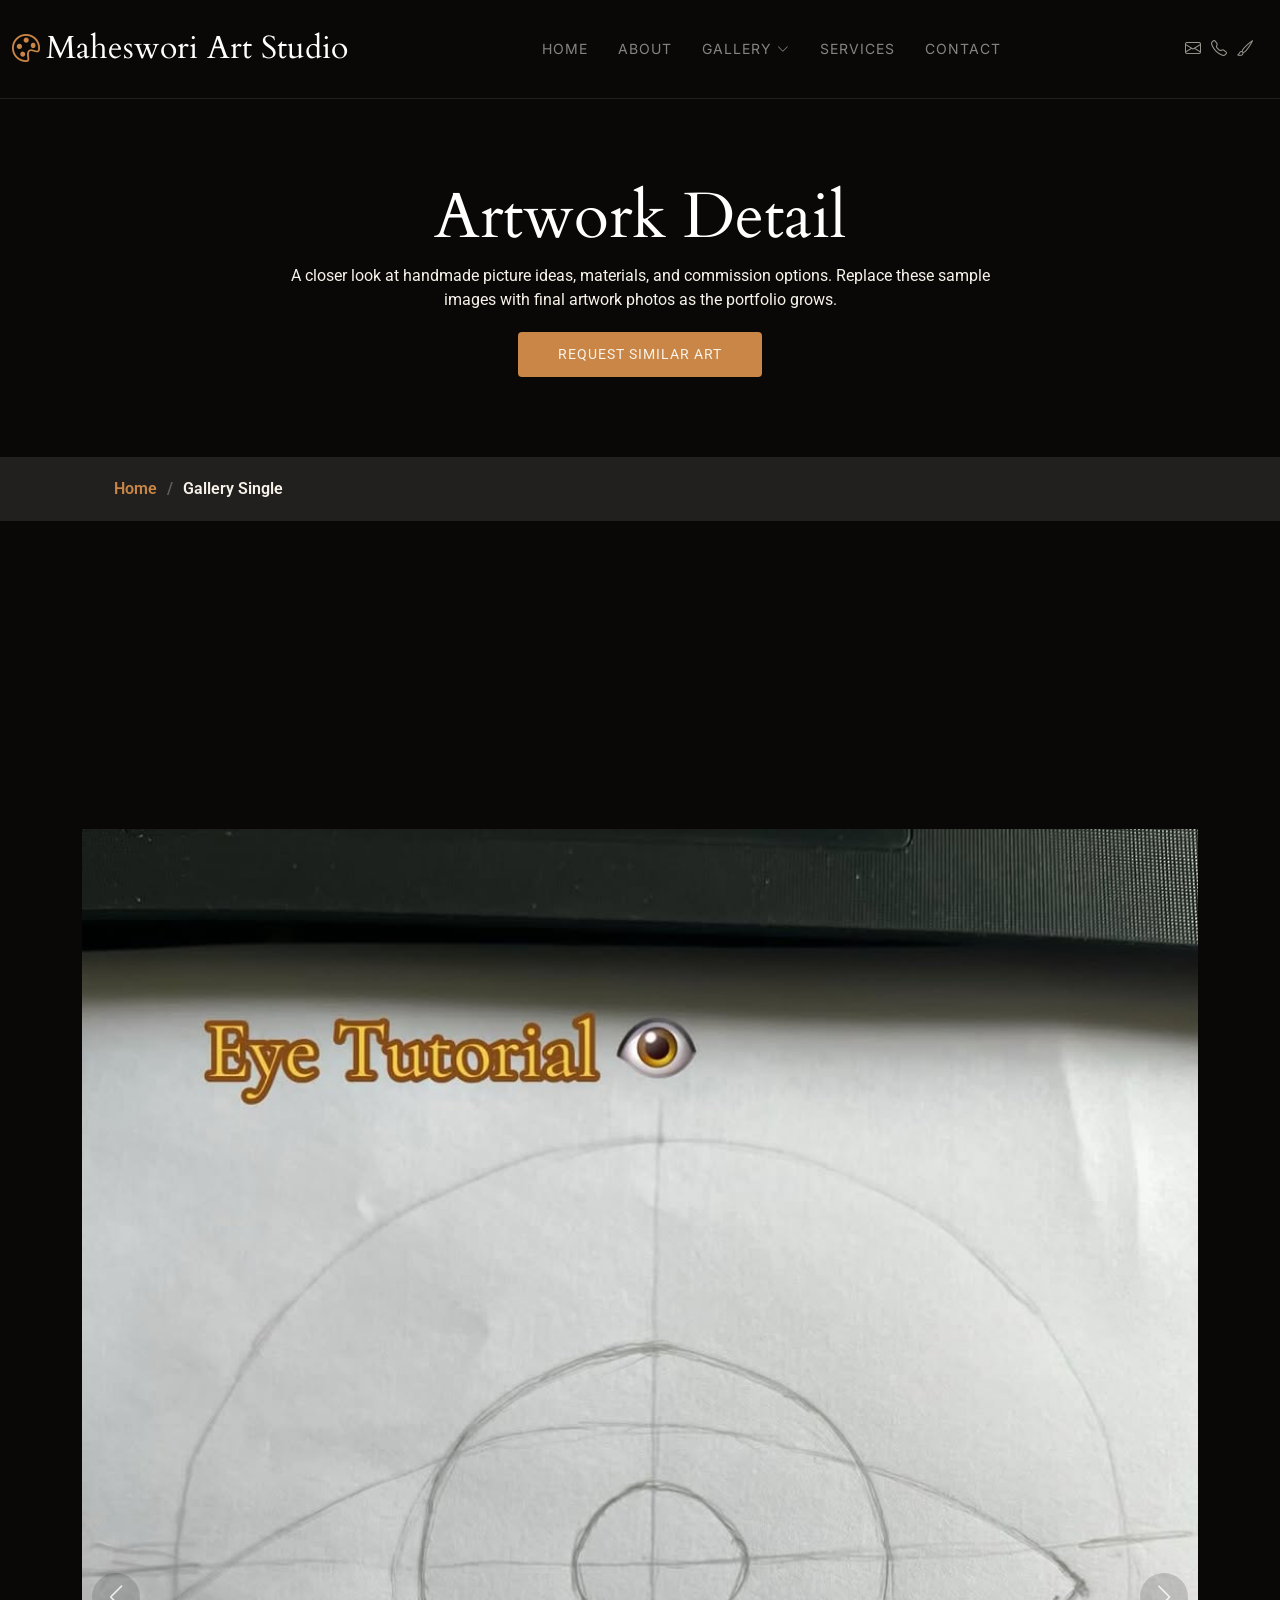
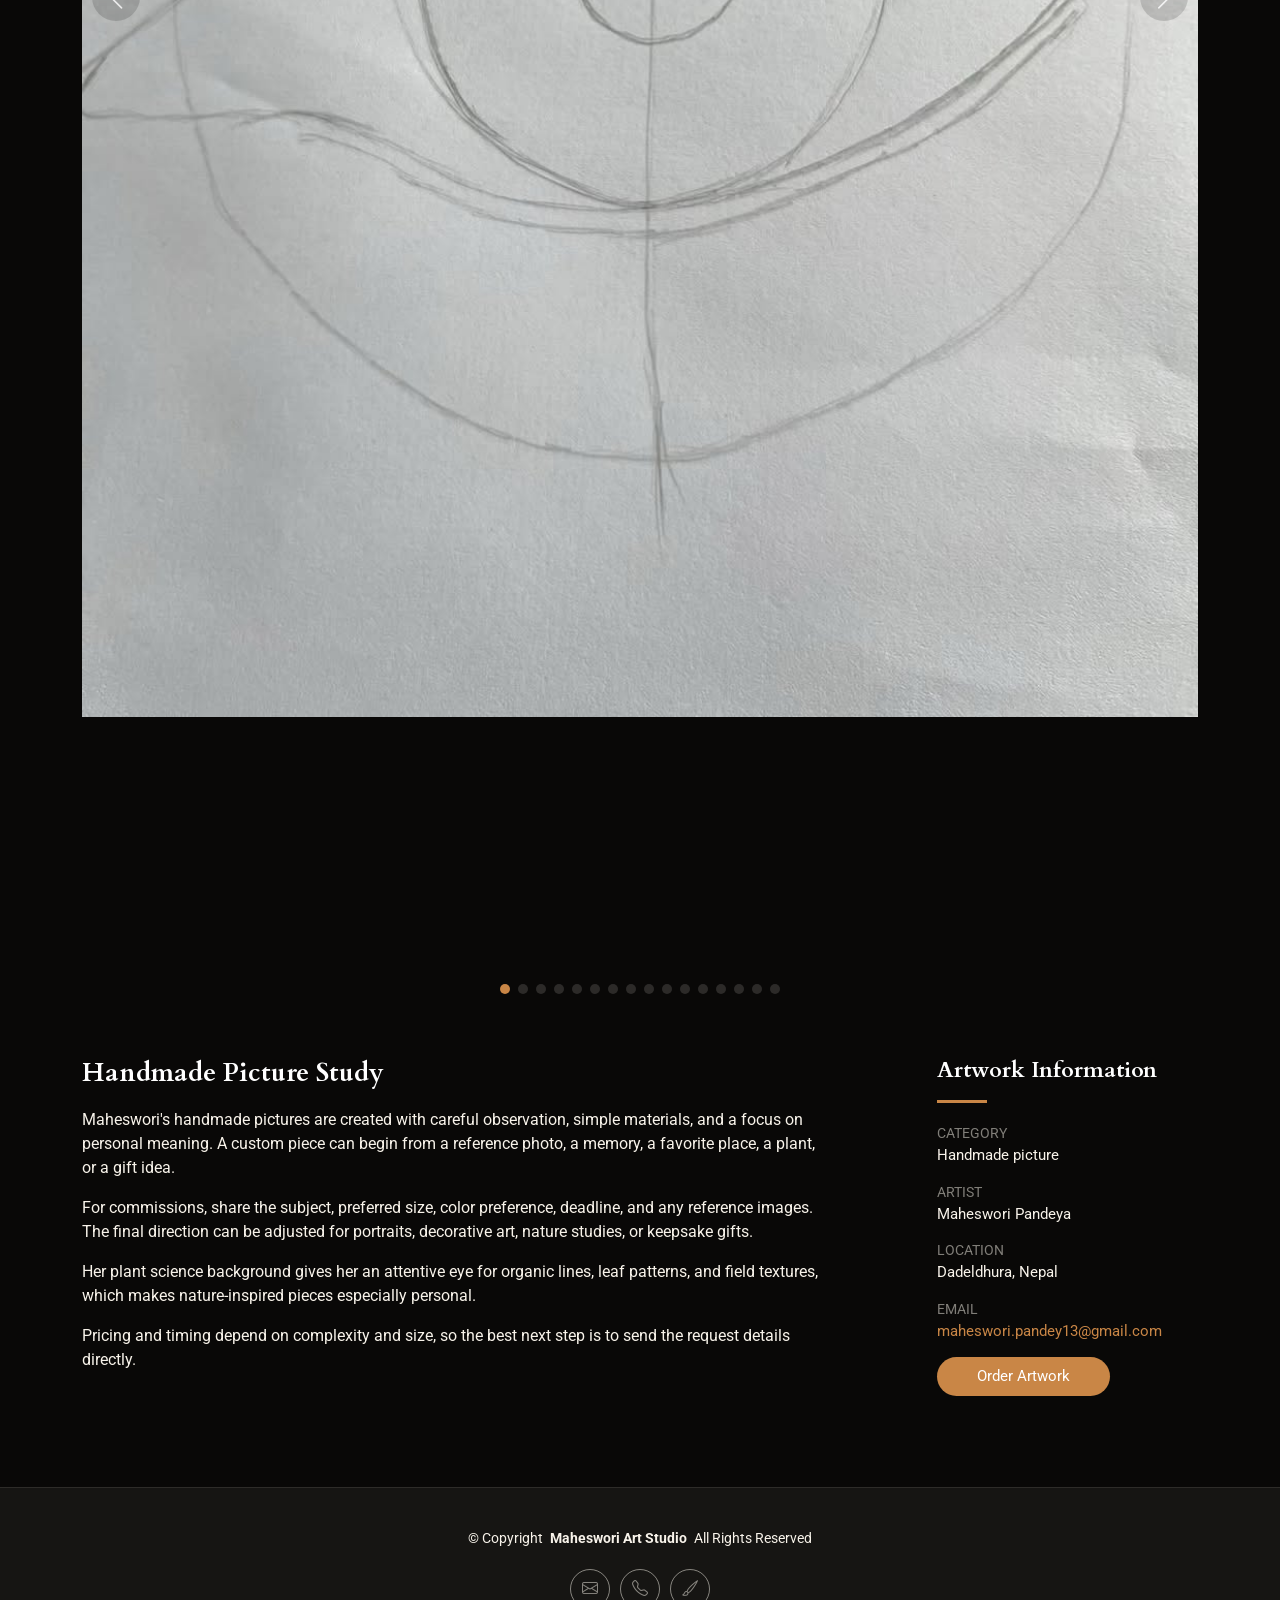
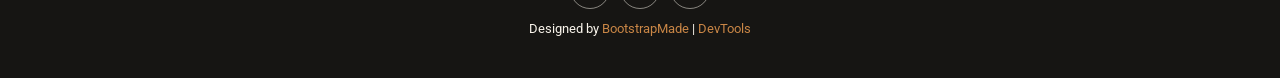
<file: gallery-single.html>
<!DOCTYPE html>
<html lang="en">

<head>
  <meta charset="utf-8">
  <meta content="width=device-width, initial-scale=1.0" name="viewport">
  <title>Artwork Detail - Maheswori Art Studio</title>
  <meta name="description" content="Artwork details for handmade pictures by Maheswori Pandeya.">
  <meta name="keywords" content="handmade picture detail, custom art, Maheswori Pandeya">

  <!-- Favicons -->
  <link href="assets/img/favicon.png?v=mahi-m-1" rel="icon">
  <link href="assets/img/apple-touch-icon.png?v=mahi-m-1" rel="apple-touch-icon">

  <!-- Fonts -->
  <link href="https://fonts.googleapis.com" rel="preconnect">
  <link href="https://fonts.gstatic.com" rel="preconnect" crossorigin>
  <link href="https://fonts.googleapis.com/css2?family=Roboto:ital,wght@0,100;0,300;0,400;0,500;0,700;0,900;1,100;1,300;1,400;1,500;1,700;1,900&family=Inter:wght@100;200;300;400;500;600;700;800;900&family=Cardo:ital,wght@0,400;0,700;1,400;1,700&display=swap" rel="stylesheet">

  <!-- Vendor CSS Files -->
  <link href="assets/vendor/bootstrap/css/bootstrap.min.css" rel="stylesheet">
  <link href="assets/vendor/bootstrap-icons/bootstrap-icons.css" rel="stylesheet">
  <link href="assets/vendor/aos/aos.css" rel="stylesheet">
  <link href="assets/vendor/glightbox/css/glightbox.min.css" rel="stylesheet">
  <link href="assets/vendor/swiper/swiper-bundle.min.css" rel="stylesheet">

  <!-- Main CSS File -->
  <link href="assets/css/main.css?v=art-studio-14" rel="stylesheet">

  <!-- =======================================================
  * Template Name: PhotoFolio
  * Template URL: https://bootstrapmade.com/photofolio-bootstrap-photography-website-template/
  * Updated: Aug 07 2024 with Bootstrap v5.3.3
  * Author: BootstrapMade.com
  * License: https://bootstrapmade.com/license/
  ======================================================== -->
</head>

<body class="gallery-single-page">

  <header id="header" class="header d-flex align-items-center sticky-top">
    <div class="container-fluid position-relative d-flex align-items-center justify-content-between">

      <a href="index.html" class="logo d-flex align-items-center me-auto me-xl-0">
        <!-- Uncomment the line below if you also wish to use an image logo -->
        <!-- <img src="assets/img/logo.png" alt=""> -->
        <i class="bi bi-palette"></i>
        <h1 class="sitename">Maheswori Art Studio</h1>
      </a>

      <nav id="navmenu" class="navmenu">
        <ul>
          <li><a href="index.html">Home<br></a></li>
          <li><a href="about.html">About</a></li>
          <li class="dropdown"><a href="gallery.html"><span>Gallery</span> <i class="bi bi-chevron-down toggle-dropdown"></i></a>
            <ul>
              <li><a href="gallery.html">Portrait Art</a></li>
              <li><a href="gallery.html">Nature Sketches</a></li>
              <li><a href="gallery.html">Festival Pieces</a></li>
              <li><a href="gallery.html">Custom Orders</a></li>
            </ul>
          </li>
          <li><a href="services.html">Services</a></li>
          <li><a href="contact.html">Contact</a></li>
        </ul>
        <i class="mobile-nav-toggle d-xl-none bi bi-list"></i>
      </nav>

      <div class="header-social-links">
        <a href="mailto:maheswori.pandey13@gmail.com" class="email"><i class="bi bi-envelope"></i></a>
        <a href="tel:+9779842875173" class="phone"><i class="bi bi-telephone"></i></a>
        <a href="gallery.html" class="gallery-link"><i class="bi bi-brush"></i></a>
      </div>

    </div>
  </header>

  <main class="main">

    <!-- Page Title -->
    <div class="page-title" data-aos="fade">
      <div class="heading">
        <div class="container">
          <div class="row d-flex justify-content-center text-center">
            <div class="col-lg-8">
              <h1>Artwork Detail</h1>
              <p class="mb-0">A closer look at handmade picture ideas, materials, and commission options. Replace these sample images with final artwork photos as the portfolio grows.</p>
              <a href="contact.html" class="cta-btn">Request Similar Art</a>
            </div>
          </div>
        </div>
      </div>
      <nav class="breadcrumbs">
        <div class="container">
          <ol>
            <li><a href="index.html">Home</a></li>
            <li class="current">Gallery Single</li>
          </ol>
        </div>
      </nav>
    </div><!-- End Page Title -->

    <!-- Gallery Details Section -->
    <section id="gallery-details" class="gallery-details section">

      <div class="container" data-aos="fade-up">

        <div class="portfolio-details-slider swiper init-swiper">
          <script type="application/json" class="swiper-config">
            {
              "loop": true,
              "speed": 600,
              "autoplay": {
                "delay": 5000
              },
              "slidesPerView": "auto",
              "navigation": {
                "nextEl": ".swiper-button-next",
                "prevEl": ".swiper-button-prev"
              },
              "pagination": {
                "el": ".swiper-pagination",
                "type": "bullets",
                "clickable": true
              }
            }
          </script>
          <div class="swiper-wrapper align-items-center">

            <div class="swiper-slide">
              <img src="assets/img/gallery/instagram-01.jpg" alt="Handmade artwork from sketch_m_15 Instagram 01">
            </div>

            <div class="swiper-slide">
              <img src="assets/img/gallery/instagram-02.jpg" alt="Handmade artwork from sketch_m_15 Instagram 02">
            </div>

            <div class="swiper-slide">
              <img src="assets/img/gallery/instagram-03.jpg" alt="Handmade artwork from sketch_m_15 Instagram 03">
            </div>

            <div class="swiper-slide">
              <img src="assets/img/gallery/instagram-04.jpg" alt="Handmade artwork from sketch_m_15 Instagram 04">
            </div>

            <div class="swiper-slide">
              <img src="assets/img/gallery/instagram-05.jpg" alt="Handmade artwork from sketch_m_15 Instagram 05">
            </div>

            <div class="swiper-slide">
              <img src="assets/img/gallery/instagram-06.jpg" alt="Handmade artwork from sketch_m_15 Instagram 06">
            </div>

            <div class="swiper-slide">
              <img src="assets/img/gallery/instagram-07.jpg" alt="Handmade artwork from sketch_m_15 Instagram 07">
            </div>

            <div class="swiper-slide">
              <img src="assets/img/gallery/instagram-08.jpg" alt="Handmade artwork from sketch_m_15 Instagram 08">
            </div>

            <div class="swiper-slide">
              <img src="assets/img/gallery/instagram-09.jpg" alt="Handmade artwork from sketch_m_15 Instagram 09">
            </div>

            <div class="swiper-slide">
              <img src="assets/img/gallery/instagram-10.jpg" alt="Handmade artwork from sketch_m_15 Instagram 10">
            </div>

            <div class="swiper-slide">
              <img src="assets/img/gallery/instagram-11.jpg" alt="Handmade artwork from sketch_m_15 Instagram 11">
            </div>

            <div class="swiper-slide">
              <img src="assets/img/gallery/instagram-12.jpg" alt="Handmade artwork from sketch_m_15 Instagram 12">
            </div>

            <div class="swiper-slide">
              <img src="assets/img/gallery/instagram-13.jpg" alt="Handmade artwork from sketch_m_15 Instagram 13">
            </div>

            <div class="swiper-slide">
              <img src="assets/img/gallery/instagram-14.jpg" alt="Handmade artwork from sketch_m_15 Instagram 14">
            </div>

            <div class="swiper-slide">
              <img src="assets/img/gallery/instagram-15.jpg" alt="Handmade artwork from sketch_m_15 Instagram 15">
            </div>

            <div class="swiper-slide">
              <img src="assets/img/gallery/instagram-16.jpg" alt="Handmade artwork from sketch_m_15 Instagram 16">
            </div>

          </div>
          <div class="swiper-button-prev"></div>
          <div class="swiper-button-next"></div>
          <div class="swiper-pagination"></div>
        </div>

        <div class="row justify-content-between gy-4 mt-4">

          <div class="col-lg-8" data-aos="fade-up">
            <div class="portfolio-description">
              <h2>Handmade Picture Study</h2>
              <p>
                Maheswori's handmade pictures are created with careful observation, simple materials, and a focus on personal meaning. A custom piece can begin from a reference photo, a memory, a favorite place, a plant, or a gift idea.
              </p>
              <p>
                For commissions, share the subject, preferred size, color preference, deadline, and any reference images. The final direction can be adjusted for portraits, decorative art, nature studies, or keepsake gifts.
              </p>
              <p>
                Her plant science background gives her an attentive eye for organic lines, leaf patterns, and field textures, which makes nature-inspired pieces especially personal.
              </p>

              <p>
                Pricing and timing depend on complexity and size, so the best next step is to send the request details directly.
              </p>

            </div>
          </div>

          <div class="col-lg-3" data-aos="fade-up" data-aos-delay="100">
            <div class="portfolio-info">
              <h3>Artwork Information</h3>
              <ul>
                <li><strong>Category</strong> Handmade picture</li>
                <li><strong>Artist</strong> Maheswori Pandeya</li>
                <li><strong>Location</strong> Dadeldhura, Nepal</li>
                <li><strong>Email</strong> <a href="mailto:maheswori.pandey13@gmail.com">maheswori.pandey13@gmail.com</a></li>
                <li><a href="contact.html" class="btn-visit align-self-start">Order Artwork</a></li>
              </ul>
            </div>
          </div>

        </div>

      </div>

    </section><!-- /Gallery Details Section -->

  </main>

  <footer id="footer" class="footer">

    <div class="container">
      <div class="copyright text-center ">
        <p>© <span>Copyright</span> <strong class="px-1 sitename">Maheswori Art Studio</strong> <span>All Rights Reserved</span></p>
      </div>
      <div class="social-links d-flex justify-content-center">
        <a href="mailto:maheswori.pandey13@gmail.com"><i class="bi bi-envelope"></i></a>
        <a href="tel:+9779842875173"><i class="bi bi-telephone"></i></a>
        <a href="gallery.html"><i class="bi bi-brush"></i></a>
      </div>
      <div class="credits">
        <!-- All the links in the footer should remain intact. -->
        <!-- You can delete the links only if you've purchased the pro version. -->
        <!-- Licensing information: https://bootstrapmade.com/license/ -->
        <!-- Purchase the pro version with working PHP/AJAX contact form: [buy-url] -->
        Designed by <a href="https://bootstrapmade.com/">BootstrapMade</a> | <a href="https://bootstrapmade.com/tools/">DevTools</a>
      </div>
    </div>

  </footer>

  <!-- Scroll Top -->
  <a href="#" id="scroll-top" class="scroll-top d-flex align-items-center justify-content-center"><i class="bi bi-arrow-up-short"></i></a>

  <!-- Preloader -->
  <div id="preloader">
    <div class="line"></div>
  </div>

  <!-- Vendor JS Files -->
  <script src="assets/vendor/bootstrap/js/bootstrap.bundle.min.js"></script>
  <script src="assets/vendor/php-email-form/validate.js"></script>
  <script src="assets/vendor/aos/aos.js"></script>
  <script src="assets/vendor/glightbox/js/glightbox.min.js"></script>
  <script src="assets/vendor/swiper/swiper-bundle.min.js"></script>

  <!-- Main JS File -->
  <script src="assets/js/main.js?v=art-studio-14"></script>

</body>

</html>
</file>
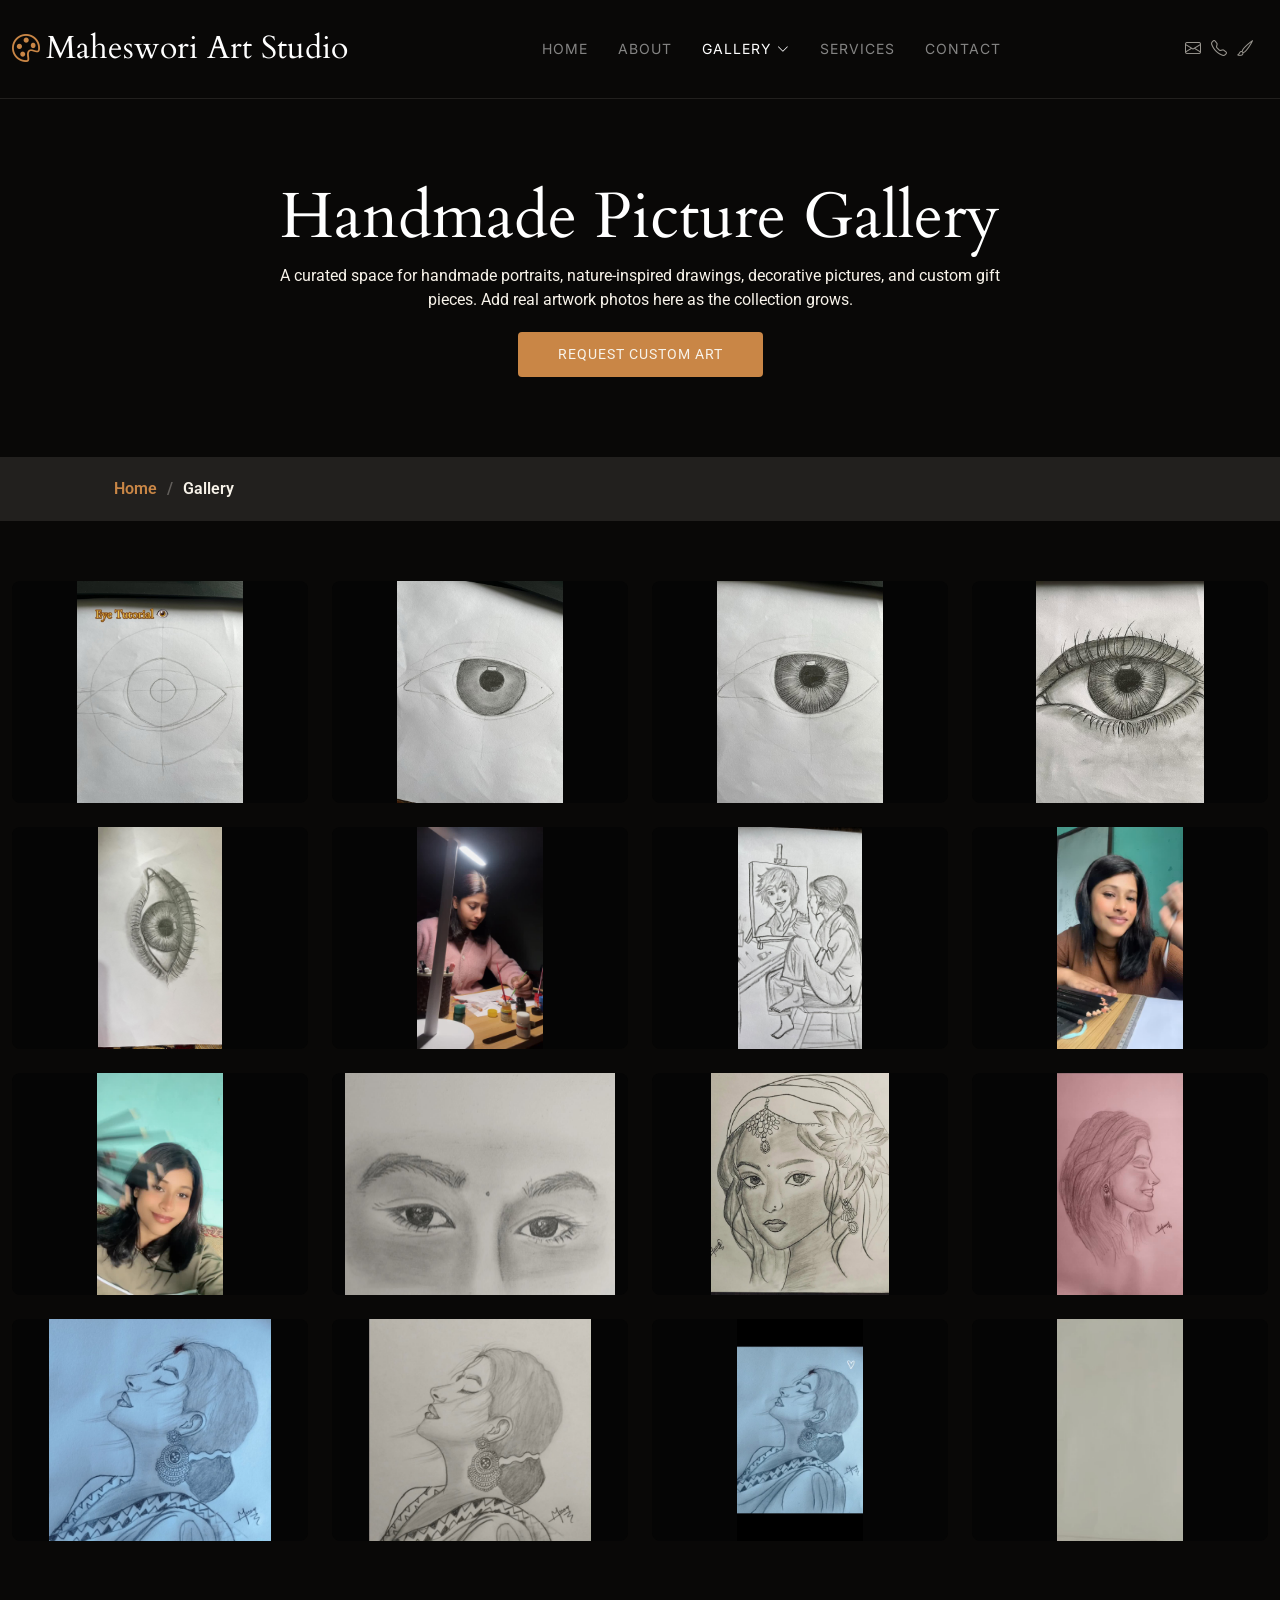
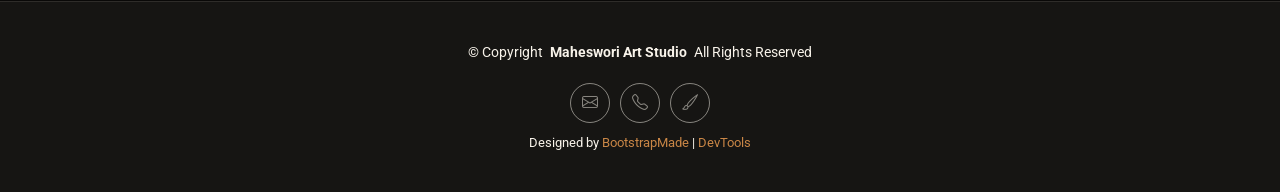
<file: gallery.html>
<!DOCTYPE html>
<html lang="en">

<head>
  <meta charset="utf-8">
  <meta content="width=device-width, initial-scale=1.0" name="viewport">
  <title>Gallery - Maheswori Art Studio</title>
  <meta name="description" content="Handmade picture gallery by Maheswori Pandeya.">
  <meta name="keywords" content="handmade art gallery, custom portraits, Maheswori Pandeya">

  <!-- Favicons -->
  <link href="assets/img/favicon.png?v=mahi-m-1" rel="icon">
  <link href="assets/img/apple-touch-icon.png?v=mahi-m-1" rel="apple-touch-icon">

  <!-- Fonts -->
  <link href="https://fonts.googleapis.com" rel="preconnect">
  <link href="https://fonts.gstatic.com" rel="preconnect" crossorigin>
  <link href="https://fonts.googleapis.com/css2?family=Roboto:ital,wght@0,100;0,300;0,400;0,500;0,700;0,900;1,100;1,300;1,400;1,500;1,700;1,900&family=Inter:wght@100;200;300;400;500;600;700;800;900&family=Cardo:ital,wght@0,400;0,700;1,400;1,700&display=swap" rel="stylesheet">

  <!-- Vendor CSS Files -->
  <link href="assets/vendor/bootstrap/css/bootstrap.min.css" rel="stylesheet">
  <link href="assets/vendor/bootstrap-icons/bootstrap-icons.css" rel="stylesheet">
  <link href="assets/vendor/aos/aos.css" rel="stylesheet">
  <link href="assets/vendor/glightbox/css/glightbox.min.css" rel="stylesheet">
  <link href="assets/vendor/swiper/swiper-bundle.min.css" rel="stylesheet">

  <!-- Main CSS File -->
  <link href="assets/css/main.css?v=art-studio-14" rel="stylesheet">

  <!-- =======================================================
  * Template Name: PhotoFolio
  * Template URL: https://bootstrapmade.com/photofolio-bootstrap-photography-website-template/
  * Updated: Aug 07 2024 with Bootstrap v5.3.3
  * Author: BootstrapMade.com
  * License: https://bootstrapmade.com/license/
  ======================================================== -->
</head>

<body class="gallery-page">

  <header id="header" class="header d-flex align-items-center sticky-top">
    <div class="container-fluid position-relative d-flex align-items-center justify-content-between">

      <a href="index.html" class="logo d-flex align-items-center me-auto me-xl-0">
        <!-- Uncomment the line below if you also wish to use an image logo -->
        <!-- <img src="assets/img/logo.png" alt=""> -->
        <i class="bi bi-palette"></i>
        <h1 class="sitename">Maheswori Art Studio</h1>
      </a>

      <nav id="navmenu" class="navmenu">
        <ul>
          <li><a href="index.html">Home<br></a></li>
          <li><a href="about.html">About</a></li>
          <li class="dropdown"><a href="gallery.html" class="active"><span>Gallery</span> <i class="bi bi-chevron-down toggle-dropdown"></i></a>
            <ul>
              <li><a href="gallery.html" class="active">Portrait Art</a></li>
              <li><a href="gallery.html" class="active">Nature Sketches</a></li>
              <li><a href="gallery.html" class="active">Festival Pieces</a></li>
              <li><a href="gallery.html" class="active">Custom Orders</a></li>
            </ul>
          </li>
          <li><a href="services.html">Services</a></li>
          <li><a href="contact.html">Contact</a></li>
        </ul>
        <i class="mobile-nav-toggle d-xl-none bi bi-list"></i>
      </nav>

      <div class="header-social-links">
        <a href="mailto:maheswori.pandey13@gmail.com" class="email"><i class="bi bi-envelope"></i></a>
        <a href="tel:+9779842875173" class="phone"><i class="bi bi-telephone"></i></a>
        <a href="gallery.html" class="gallery-link"><i class="bi bi-brush"></i></a>
      </div>

    </div>
  </header>

  <main class="main">

    <!-- Page Title -->
    <div class="page-title" data-aos="fade">
      <div class="heading">
        <div class="container">
          <div class="row d-flex justify-content-center text-center">
            <div class="col-lg-8">
              <h1>Handmade Picture Gallery</h1>
              <p class="mb-0">A curated space for handmade portraits, nature-inspired drawings, decorative pictures, and custom gift pieces. Add real artwork photos here as the collection grows.</p>
              <a href="contact.html" class="cta-btn">Request Custom Art</a>
            </div>
          </div>
        </div>
      </div>
      <nav class="breadcrumbs">
        <div class="container">
          <ol>
            <li><a href="index.html">Home</a></li>
            <li class="current">Gallery</li>
          </ol>
        </div>
      </nav>
    </div><!-- End Page Title -->

    <!-- Gallery Section -->
    <section id="gallery" class="gallery section">

      <div class="container-fluid" data-aos="fade-up" data-aos-delay="100">

        <div class="row gy-4 justify-content-center">

          <div class="col-xl-3 col-lg-4 col-md-6">
            <div class="gallery-item h-100">
              <img src="assets/img/gallery/instagram-01.jpg" class="img-fluid" alt="Handmade artwork from sketch_m_15 Instagram 01">
              <div class="gallery-links d-flex align-items-center justify-content-center">
                <a href="assets/img/gallery/instagram-01.jpg" title="Instagram Artwork 01" class="glightbox preview-link"><i class="bi bi-arrows-angle-expand"></i></a>
                <a href="gallery-single.html" class="details-link"><i class="bi bi-link-45deg"></i></a>
              </div>
            </div>
          </div><!-- End Gallery Item -->

          <div class="col-xl-3 col-lg-4 col-md-6">
            <div class="gallery-item h-100">
              <img src="assets/img/gallery/instagram-02.jpg" class="img-fluid" alt="Handmade artwork from sketch_m_15 Instagram 02">
              <div class="gallery-links d-flex align-items-center justify-content-center">
                <a href="assets/img/gallery/instagram-02.jpg" title="Instagram Artwork 02" class="glightbox preview-link"><i class="bi bi-arrows-angle-expand"></i></a>
                <a href="gallery-single.html" class="details-link"><i class="bi bi-link-45deg"></i></a>
              </div>
            </div>
          </div><!-- End Gallery Item -->

          <div class="col-xl-3 col-lg-4 col-md-6">
            <div class="gallery-item h-100">
              <img src="assets/img/gallery/instagram-03.jpg" class="img-fluid" alt="Handmade artwork from sketch_m_15 Instagram 03">
              <div class="gallery-links d-flex align-items-center justify-content-center">
                <a href="assets/img/gallery/instagram-03.jpg" title="Instagram Artwork 03" class="glightbox preview-link"><i class="bi bi-arrows-angle-expand"></i></a>
                <a href="gallery-single.html" class="details-link"><i class="bi bi-link-45deg"></i></a>
              </div>
            </div>
          </div><!-- End Gallery Item -->

          <div class="col-xl-3 col-lg-4 col-md-6">
            <div class="gallery-item h-100">
              <img src="assets/img/gallery/instagram-04.jpg" class="img-fluid" alt="Handmade artwork from sketch_m_15 Instagram 04">
              <div class="gallery-links d-flex align-items-center justify-content-center">
                <a href="assets/img/gallery/instagram-04.jpg" title="Instagram Artwork 04" class="glightbox preview-link"><i class="bi bi-arrows-angle-expand"></i></a>
                <a href="gallery-single.html" class="details-link"><i class="bi bi-link-45deg"></i></a>
              </div>
            </div>
          </div><!-- End Gallery Item -->

          <div class="col-xl-3 col-lg-4 col-md-6">
            <div class="gallery-item h-100">
              <img src="assets/img/gallery/instagram-05.jpg" class="img-fluid" alt="Handmade artwork from sketch_m_15 Instagram 05">
              <div class="gallery-links d-flex align-items-center justify-content-center">
                <a href="assets/img/gallery/instagram-05.jpg" title="Instagram Artwork 05" class="glightbox preview-link"><i class="bi bi-arrows-angle-expand"></i></a>
                <a href="gallery-single.html" class="details-link"><i class="bi bi-link-45deg"></i></a>
              </div>
            </div>
          </div><!-- End Gallery Item -->

          <div class="col-xl-3 col-lg-4 col-md-6">
            <div class="gallery-item h-100">
              <img src="assets/img/gallery/instagram-06.jpg" class="img-fluid" alt="Handmade artwork from sketch_m_15 Instagram 06">
              <div class="gallery-links d-flex align-items-center justify-content-center">
                <a href="assets/img/gallery/instagram-06.jpg" title="Instagram Artwork 06" class="glightbox preview-link"><i class="bi bi-arrows-angle-expand"></i></a>
                <a href="gallery-single.html" class="details-link"><i class="bi bi-link-45deg"></i></a>
              </div>
            </div>
          </div><!-- End Gallery Item -->

          <div class="col-xl-3 col-lg-4 col-md-6">
            <div class="gallery-item h-100">
              <img src="assets/img/gallery/instagram-07.jpg" class="img-fluid" alt="Handmade artwork from sketch_m_15 Instagram 07">
              <div class="gallery-links d-flex align-items-center justify-content-center">
                <a href="assets/img/gallery/instagram-07.jpg" title="Instagram Artwork 07" class="glightbox preview-link"><i class="bi bi-arrows-angle-expand"></i></a>
                <a href="gallery-single.html" class="details-link"><i class="bi bi-link-45deg"></i></a>
              </div>
            </div>
          </div><!-- End Gallery Item -->

          <div class="col-xl-3 col-lg-4 col-md-6">
            <div class="gallery-item h-100">
              <img src="assets/img/gallery/instagram-08.jpg" class="img-fluid" alt="Handmade artwork from sketch_m_15 Instagram 08">
              <div class="gallery-links d-flex align-items-center justify-content-center">
                <a href="assets/img/gallery/instagram-08.jpg" title="Instagram Artwork 08" class="glightbox preview-link"><i class="bi bi-arrows-angle-expand"></i></a>
                <a href="gallery-single.html" class="details-link"><i class="bi bi-link-45deg"></i></a>
              </div>
            </div>
          </div><!-- End Gallery Item -->

          <div class="col-xl-3 col-lg-4 col-md-6">
            <div class="gallery-item h-100">
              <img src="assets/img/gallery/instagram-09.jpg" class="img-fluid" alt="Handmade artwork from sketch_m_15 Instagram 09">
              <div class="gallery-links d-flex align-items-center justify-content-center">
                <a href="assets/img/gallery/instagram-09.jpg" title="Instagram Artwork 09" class="glightbox preview-link"><i class="bi bi-arrows-angle-expand"></i></a>
                <a href="gallery-single.html" class="details-link"><i class="bi bi-link-45deg"></i></a>
              </div>
            </div>
          </div><!-- End Gallery Item -->

          <div class="col-xl-3 col-lg-4 col-md-6">
            <div class="gallery-item h-100">
              <img src="assets/img/gallery/instagram-10.jpg" class="img-fluid" alt="Handmade artwork from sketch_m_15 Instagram 10">
              <div class="gallery-links d-flex align-items-center justify-content-center">
                <a href="assets/img/gallery/instagram-10.jpg" title="Instagram Artwork 10" class="glightbox preview-link"><i class="bi bi-arrows-angle-expand"></i></a>
                <a href="gallery-single.html" class="details-link"><i class="bi bi-link-45deg"></i></a>
              </div>
            </div>
          </div><!-- End Gallery Item -->

          <div class="col-xl-3 col-lg-4 col-md-6">
            <div class="gallery-item h-100">
              <img src="assets/img/gallery/instagram-11.jpg" class="img-fluid" alt="Handmade artwork from sketch_m_15 Instagram 11">
              <div class="gallery-links d-flex align-items-center justify-content-center">
                <a href="assets/img/gallery/instagram-11.jpg" title="Instagram Artwork 11" class="glightbox preview-link"><i class="bi bi-arrows-angle-expand"></i></a>
                <a href="gallery-single.html" class="details-link"><i class="bi bi-link-45deg"></i></a>
              </div>
            </div>
          </div><!-- End Gallery Item -->

          <div class="col-xl-3 col-lg-4 col-md-6">
            <div class="gallery-item h-100">
              <img src="assets/img/gallery/instagram-12.jpg" class="img-fluid" alt="Handmade artwork from sketch_m_15 Instagram 12">
              <div class="gallery-links d-flex align-items-center justify-content-center">
                <a href="assets/img/gallery/instagram-12.jpg" title="Instagram Artwork 12" class="glightbox preview-link"><i class="bi bi-arrows-angle-expand"></i></a>
                <a href="gallery-single.html" class="details-link"><i class="bi bi-link-45deg"></i></a>
              </div>
            </div>
          </div><!-- End Gallery Item -->

          <div class="col-xl-3 col-lg-4 col-md-6">
            <div class="gallery-item h-100">
              <img src="assets/img/gallery/instagram-13.jpg" class="img-fluid" alt="Handmade artwork from sketch_m_15 Instagram 13">
              <div class="gallery-links d-flex align-items-center justify-content-center">
                <a href="assets/img/gallery/instagram-13.jpg" title="Instagram Artwork 13" class="glightbox preview-link"><i class="bi bi-arrows-angle-expand"></i></a>
                <a href="gallery-single.html" class="details-link"><i class="bi bi-link-45deg"></i></a>
              </div>
            </div>
          </div><!-- End Gallery Item -->

          <div class="col-xl-3 col-lg-4 col-md-6">
            <div class="gallery-item h-100">
              <img src="assets/img/gallery/instagram-14.jpg" class="img-fluid" alt="Handmade artwork from sketch_m_15 Instagram 14">
              <div class="gallery-links d-flex align-items-center justify-content-center">
                <a href="assets/img/gallery/instagram-14.jpg" title="Instagram Artwork 14" class="glightbox preview-link"><i class="bi bi-arrows-angle-expand"></i></a>
                <a href="gallery-single.html" class="details-link"><i class="bi bi-link-45deg"></i></a>
              </div>
            </div>
          </div><!-- End Gallery Item -->

          <div class="col-xl-3 col-lg-4 col-md-6">
            <div class="gallery-item h-100">
              <img src="assets/img/gallery/instagram-15.jpg" class="img-fluid" alt="Handmade artwork from sketch_m_15 Instagram 15">
              <div class="gallery-links d-flex align-items-center justify-content-center">
                <a href="assets/img/gallery/instagram-15.jpg" title="Instagram Artwork 15" class="glightbox preview-link"><i class="bi bi-arrows-angle-expand"></i></a>
                <a href="gallery-single.html" class="details-link"><i class="bi bi-link-45deg"></i></a>
              </div>
            </div>
          </div><!-- End Gallery Item -->

          <div class="col-xl-3 col-lg-4 col-md-6">
            <div class="gallery-item h-100">
              <img src="assets/img/gallery/instagram-16.jpg" class="img-fluid" alt="Handmade artwork from sketch_m_15 Instagram 16">
              <div class="gallery-links d-flex align-items-center justify-content-center">
                <a href="assets/img/gallery/instagram-16.jpg" title="Instagram Artwork 16" class="glightbox preview-link"><i class="bi bi-arrows-angle-expand"></i></a>
                <a href="gallery-single.html" class="details-link"><i class="bi bi-link-45deg"></i></a>
              </div>
            </div>
          </div><!-- End Gallery Item -->
        </div>

      </div>

    </section><!-- /Gallery Section -->

  </main>

  <footer id="footer" class="footer">

    <div class="container">
      <div class="copyright text-center ">
        <p>© <span>Copyright</span> <strong class="px-1 sitename">Maheswori Art Studio</strong> <span>All Rights Reserved</span></p>
      </div>
      <div class="social-links d-flex justify-content-center">
        <a href="mailto:maheswori.pandey13@gmail.com"><i class="bi bi-envelope"></i></a>
        <a href="tel:+9779842875173"><i class="bi bi-telephone"></i></a>
        <a href="gallery.html"><i class="bi bi-brush"></i></a>
      </div>
      <div class="credits">
        <!-- All the links in the footer should remain intact. -->
        <!-- You can delete the links only if you've purchased the pro version. -->
        <!-- Licensing information: https://bootstrapmade.com/license/ -->
        <!-- Purchase the pro version with working PHP/AJAX contact form: [buy-url] -->
        Designed by <a href="https://bootstrapmade.com/">BootstrapMade</a> | <a href="https://bootstrapmade.com/tools/">DevTools</a>
      </div>
    </div>

  </footer>

  <!-- Scroll Top -->
  <a href="#" id="scroll-top" class="scroll-top d-flex align-items-center justify-content-center"><i class="bi bi-arrow-up-short"></i></a>

  <!-- Preloader -->
  <div id="preloader">
    <div class="line"></div>
  </div>

  <!-- Vendor JS Files -->
  <script src="assets/vendor/bootstrap/js/bootstrap.bundle.min.js"></script>
  <script src="assets/vendor/php-email-form/validate.js"></script>
  <script src="assets/vendor/aos/aos.js"></script>
  <script src="assets/vendor/glightbox/js/glightbox.min.js"></script>
  <script src="assets/vendor/swiper/swiper-bundle.min.js"></script>

  <!-- Main JS File -->
  <script src="assets/js/main.js?v=art-studio-14"></script>

</body>

</html>
</file>
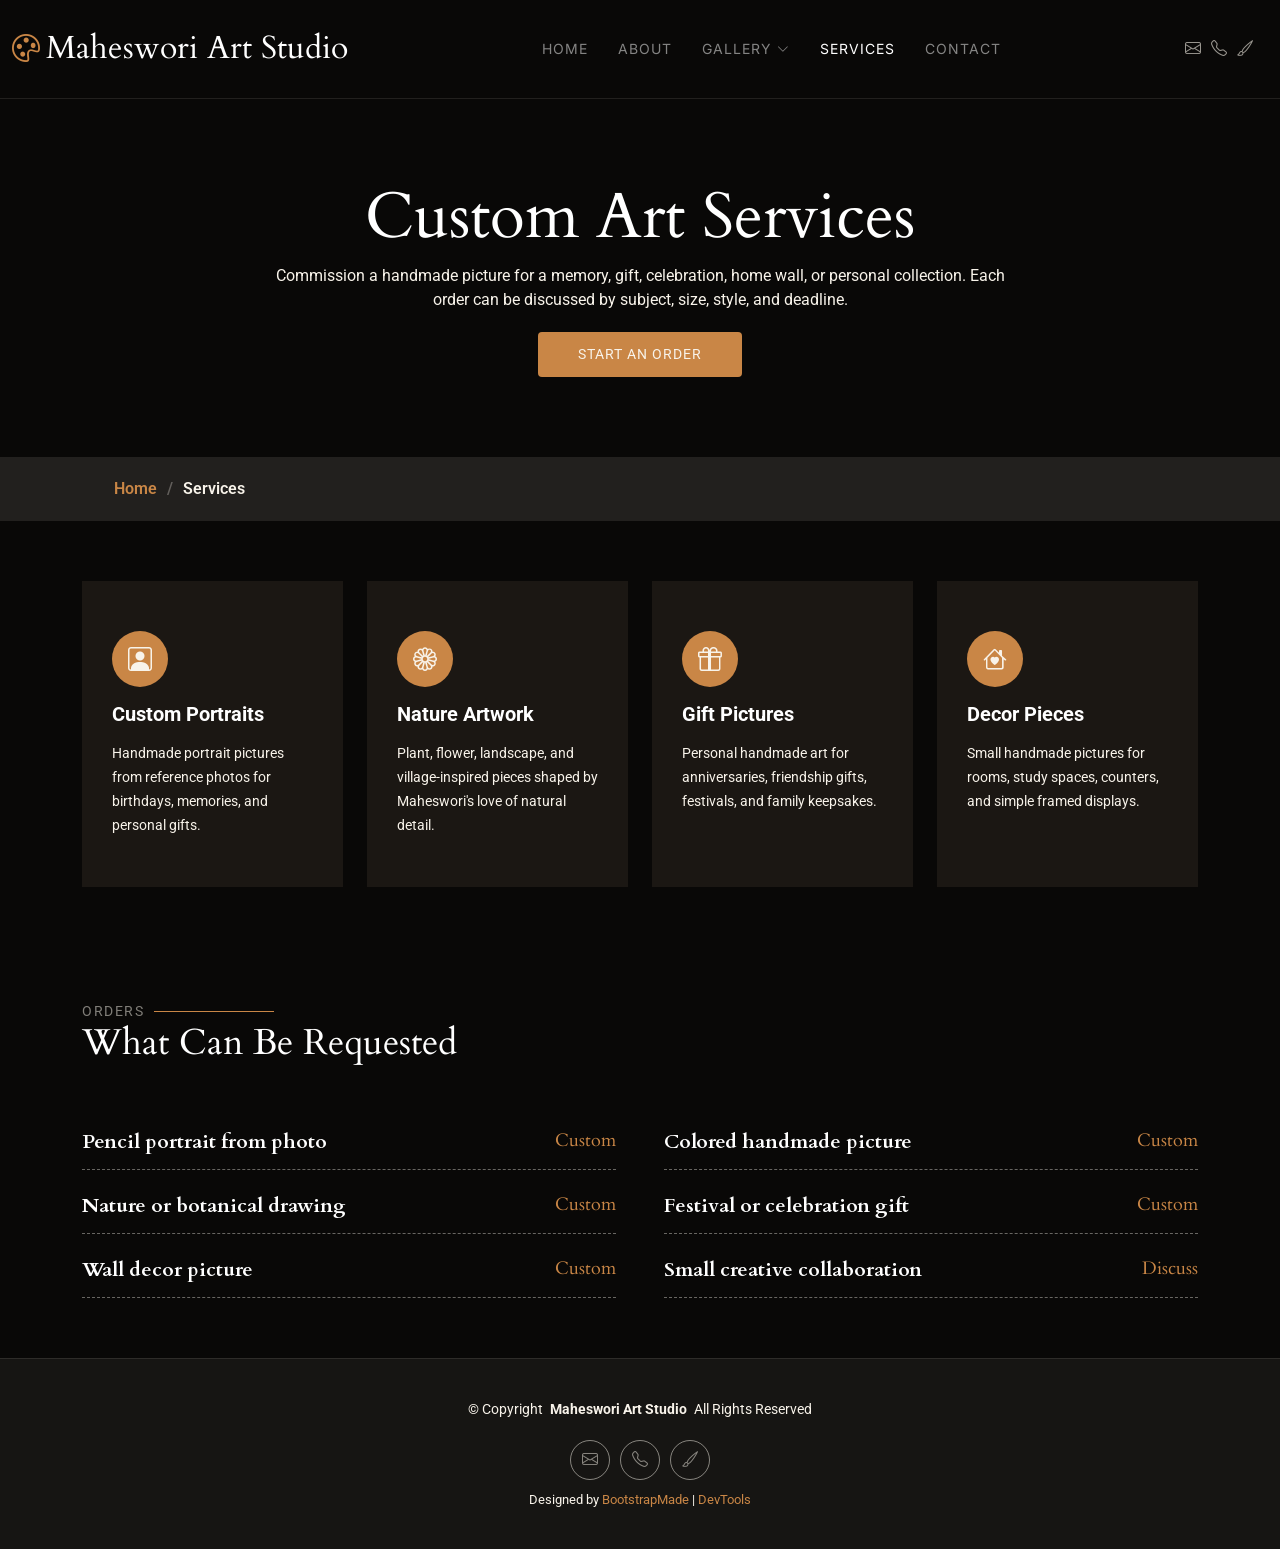
<file: services.html>
<!DOCTYPE html>
<html lang="en">

<head>
  <meta charset="utf-8">
  <meta content="width=device-width, initial-scale=1.0" name="viewport">
  <title>Services - Maheswori Art Studio</title>
  <meta name="description" content="Custom handmade picture services by Maheswori Pandeya.">
  <meta name="keywords" content="custom handmade art, portrait drawing, gift artwork, Maheswori Pandeya">

  <!-- Favicons -->
  <link href="assets/img/favicon.png?v=mahi-m-1" rel="icon">
  <link href="assets/img/apple-touch-icon.png?v=mahi-m-1" rel="apple-touch-icon">

  <!-- Fonts -->
  <link href="https://fonts.googleapis.com" rel="preconnect">
  <link href="https://fonts.gstatic.com" rel="preconnect" crossorigin>
  <link href="https://fonts.googleapis.com/css2?family=Roboto:ital,wght@0,100;0,300;0,400;0,500;0,700;0,900;1,100;1,300;1,400;1,500;1,700;1,900&family=Inter:wght@100;200;300;400;500;600;700;800;900&family=Cardo:ital,wght@0,400;0,700;1,400;1,700&display=swap" rel="stylesheet">

  <!-- Vendor CSS Files -->
  <link href="assets/vendor/bootstrap/css/bootstrap.min.css" rel="stylesheet">
  <link href="assets/vendor/bootstrap-icons/bootstrap-icons.css" rel="stylesheet">
  <link href="assets/vendor/aos/aos.css" rel="stylesheet">
  <link href="assets/vendor/glightbox/css/glightbox.min.css" rel="stylesheet">
  <link href="assets/vendor/swiper/swiper-bundle.min.css" rel="stylesheet">

  <!-- Main CSS File -->
  <link href="assets/css/main.css?v=art-studio-14" rel="stylesheet">

  <!-- =======================================================
  * Template Name: PhotoFolio
  * Template URL: https://bootstrapmade.com/photofolio-bootstrap-photography-website-template/
  * Updated: Aug 07 2024 with Bootstrap v5.3.3
  * Author: BootstrapMade.com
  * License: https://bootstrapmade.com/license/
  ======================================================== -->
</head>

<body class="services-page">

  <header id="header" class="header d-flex align-items-center sticky-top">
    <div class="container-fluid position-relative d-flex align-items-center justify-content-between">

      <a href="index.html" class="logo d-flex align-items-center me-auto me-xl-0">
        <!-- Uncomment the line below if you also wish to use an image logo -->
        <!-- <img src="assets/img/logo.png" alt=""> -->
        <i class="bi bi-palette"></i>
        <h1 class="sitename">Maheswori Art Studio</h1>
      </a>

      <nav id="navmenu" class="navmenu">
        <ul>
          <li><a href="index.html">Home<br></a></li>
          <li><a href="about.html">About</a></li>
          <li class="dropdown"><a href="gallery.html"><span>Gallery</span> <i class="bi bi-chevron-down toggle-dropdown"></i></a>
            <ul>
              <li><a href="gallery.html">Portrait Art</a></li>
              <li><a href="gallery.html">Nature Sketches</a></li>
              <li><a href="gallery.html">Festival Pieces</a></li>
              <li><a href="gallery.html">Custom Orders</a></li>
            </ul>
          </li>
          <li><a href="services.html" class="active">Services</a></li>
          <li><a href="contact.html">Contact</a></li>
        </ul>
        <i class="mobile-nav-toggle d-xl-none bi bi-list"></i>
      </nav>

      <div class="header-social-links">
        <a href="mailto:maheswori.pandey13@gmail.com" class="email"><i class="bi bi-envelope"></i></a>
        <a href="tel:+9779842875173" class="phone"><i class="bi bi-telephone"></i></a>
        <a href="gallery.html" class="gallery-link"><i class="bi bi-brush"></i></a>
      </div>

    </div>
  </header>

  <main class="main">

    <!-- Page Title -->
    <div class="page-title" data-aos="fade">
      <div class="heading">
        <div class="container">
          <div class="row d-flex justify-content-center text-center">
            <div class="col-lg-8">
              <h1>Custom Art Services</h1>
              <p class="mb-0">Commission a handmade picture for a memory, gift, celebration, home wall, or personal collection. Each order can be discussed by subject, size, style, and deadline.</p>
              <a href="contact.html" class="cta-btn">Start an Order</a>
            </div>
          </div>
        </div>
      </div>
      <nav class="breadcrumbs">
        <div class="container">
          <ol>
            <li><a href="index.html">Home</a></li>
            <li class="current">Services</li>
          </ol>
        </div>
      </nav>
    </div><!-- End Page Title -->

    <!-- Services Section -->
    <section id="services" class="services section">

      <div class="container">

        <div class="row gy-4">

          <div class="col-xl-3 col-md-6 d-flex" data-aos="fade-up" data-aos-delay="100">
            <div class="service-item position-relative">
              <div class="icon"><i class="bi bi-person-square icon"></i></div>
              <h4><a href="contact.html" class="stretched-link">Custom Portraits</a></h4>
              <p>Handmade portrait pictures from reference photos for birthdays, memories, and personal gifts.</p>
            </div>
          </div><!-- End Service Item -->

          <div class="col-xl-3 col-md-6 d-flex" data-aos="fade-up" data-aos-delay="200">
            <div class="service-item position-relative">
              <div class="icon"><i class="bi bi-flower1 icon"></i></div>
              <h4><a href="contact.html" class="stretched-link">Nature Artwork</a></h4>
              <p>Plant, flower, landscape, and village-inspired pieces shaped by Maheswori's love of natural detail.</p>
            </div>
          </div><!-- End Service Item -->

          <div class="col-xl-3 col-md-6 d-flex" data-aos="fade-up" data-aos-delay="300">
            <div class="service-item position-relative">
              <div class="icon"><i class="bi bi-gift icon"></i></div>
              <h4><a href="contact.html" class="stretched-link">Gift Pictures</a></h4>
              <p>Personal handmade art for anniversaries, friendship gifts, festivals, and family keepsakes.</p>
            </div>
          </div><!-- End Service Item -->

          <div class="col-xl-3 col-md-6 d-flex" data-aos="fade-up" data-aos-delay="400">
            <div class="service-item position-relative">
              <div class="icon"><i class="bi bi-house-heart icon"></i></div>
              <h4><a href="contact.html" class="stretched-link">Decor Pieces</a></h4>
              <p>Small handmade pictures for rooms, study spaces, counters, and simple framed displays.</p>
            </div>
          </div><!-- End Service Item -->

        </div>

      </div>

    </section><!-- /Services Section -->

    <!-- Pricing Section -->
    <section id="pricing" class="pricing section">

      <!-- Section Title -->
      <div class="container section-title" data-aos="fade-up">
        <h2>Orders</h2>
        <p>What Can Be Requested</p>
      </div><!-- End Section Title -->

      <div class="container" data-aos="fade-up" data-aos-delay="100">

        <div class="row gy-4 gx-lg-5">

          <div class="col-lg-6">
            <div class="pricing-item d-flex justify-content-between">
              <h3>Pencil portrait from photo</h3>
              <h4>Custom</h4>
            </div>
          </div><!-- End Pricing Item -->

          <div class="col-lg-6">
            <div class="pricing-item d-flex justify-content-between">
              <h3>Colored handmade picture</h3>
              <h4>Custom</h4>
            </div>
          </div><!-- End Pricing Item -->

          <div class="col-lg-6">
            <div class="pricing-item d-flex justify-content-between">
              <h3>Nature or botanical drawing</h3>
              <h4>Custom</h4>
            </div>
          </div><!-- End Pricing Item -->

          <div class="col-lg-6">
            <div class="pricing-item d-flex justify-content-between">
              <h3>Festival or celebration gift</h3>
              <h4>Custom</h4>
            </div>
          </div><!-- End Pricing Item -->

          <div class="col-lg-6">
            <div class="pricing-item d-flex justify-content-between">
              <h3>Wall decor picture</h3>
              <h4>Custom</h4>
            </div>
          </div><!-- End Pricing Item -->

          <div class="col-lg-6">
            <div class="pricing-item d-flex justify-content-between">
              <h3>Small creative collaboration</h3>
              <h4>Discuss</h4>
            </div>
          </div><!-- End Pricing Item -->

        </div>

      </div>

    </section><!-- /Pricing Section -->

  </main>

  <footer id="footer" class="footer">

    <div class="container">
      <div class="copyright text-center ">
        <p>© <span>Copyright</span> <strong class="px-1 sitename">Maheswori Art Studio</strong> <span>All Rights Reserved</span></p>
      </div>
      <div class="social-links d-flex justify-content-center">
        <a href="mailto:maheswori.pandey13@gmail.com"><i class="bi bi-envelope"></i></a>
        <a href="tel:+9779842875173"><i class="bi bi-telephone"></i></a>
        <a href="gallery.html"><i class="bi bi-brush"></i></a>
      </div>
      <div class="credits">
        <!-- All the links in the footer should remain intact. -->
        <!-- You can delete the links only if you've purchased the pro version. -->
        <!-- Licensing information: https://bootstrapmade.com/license/ -->
        <!-- Purchase the pro version with working PHP/AJAX contact form: [buy-url] -->
        Designed by <a href="https://bootstrapmade.com/">BootstrapMade</a> | <a href="https://bootstrapmade.com/tools/">DevTools</a>
      </div>
    </div>

  </footer>

  <!-- Scroll Top -->
  <a href="#" id="scroll-top" class="scroll-top d-flex align-items-center justify-content-center"><i class="bi bi-arrow-up-short"></i></a>

  <!-- Preloader -->
  <div id="preloader">
    <div class="line"></div>
  </div>

  <!-- Vendor JS Files -->
  <script src="assets/vendor/bootstrap/js/bootstrap.bundle.min.js"></script>
  <script src="assets/vendor/php-email-form/validate.js"></script>
  <script src="assets/vendor/aos/aos.js"></script>
  <script src="assets/vendor/glightbox/js/glightbox.min.js"></script>
  <script src="assets/vendor/swiper/swiper-bundle.min.js"></script>

  <!-- Main JS File -->
  <script src="assets/js/main.js?v=art-studio-14"></script>

</body>

</html>
</file>
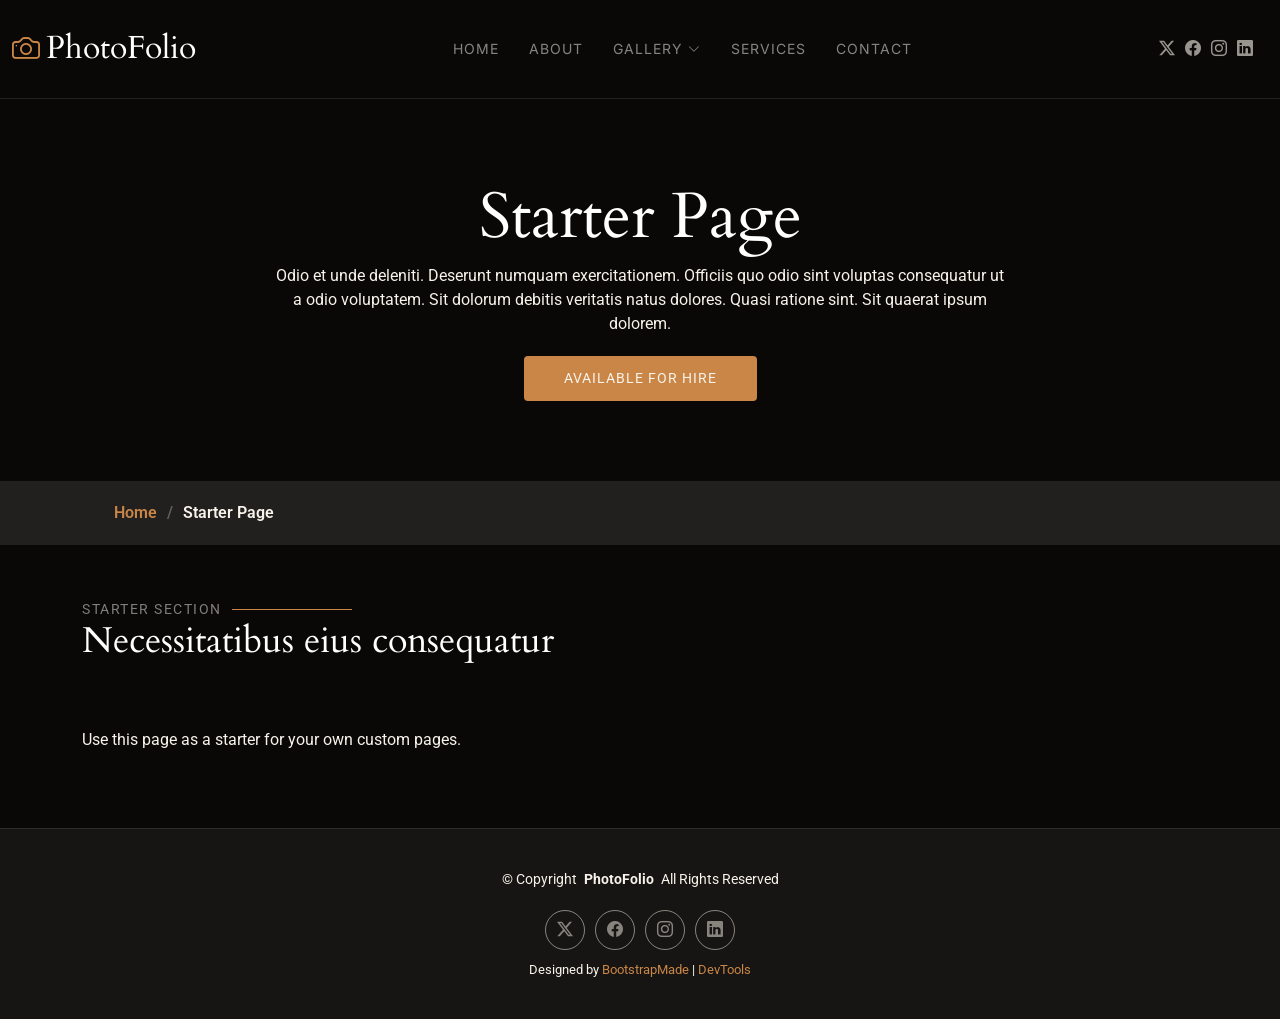
<file: starter-page.html>
<!DOCTYPE html>
<html lang="en">

<head>
  <meta charset="utf-8">
  <meta content="width=device-width, initial-scale=1.0" name="viewport">
  <title>Starter Page - PhotoFolio Bootstrap Template</title>
  <meta name="description" content="">
  <meta name="keywords" content="">

  <!-- Favicons -->
  <link href="assets/img/favicon.png?v=mahi-m-1" rel="icon">
  <link href="assets/img/apple-touch-icon.png?v=mahi-m-1" rel="apple-touch-icon">

  <!-- Fonts -->
  <link href="https://fonts.googleapis.com" rel="preconnect">
  <link href="https://fonts.gstatic.com" rel="preconnect" crossorigin>
  <link href="https://fonts.googleapis.com/css2?family=Roboto:ital,wght@0,100;0,300;0,400;0,500;0,700;0,900;1,100;1,300;1,400;1,500;1,700;1,900&family=Inter:wght@100;200;300;400;500;600;700;800;900&family=Cardo:ital,wght@0,400;0,700;1,400;1,700&display=swap" rel="stylesheet">

  <!-- Vendor CSS Files -->
  <link href="assets/vendor/bootstrap/css/bootstrap.min.css" rel="stylesheet">
  <link href="assets/vendor/bootstrap-icons/bootstrap-icons.css" rel="stylesheet">
  <link href="assets/vendor/aos/aos.css" rel="stylesheet">
  <link href="assets/vendor/glightbox/css/glightbox.min.css" rel="stylesheet">
  <link href="assets/vendor/swiper/swiper-bundle.min.css" rel="stylesheet">

  <!-- Main CSS File -->
  <link href="assets/css/main.css?v=art-studio-14" rel="stylesheet">

  <!-- =======================================================
  * Template Name: PhotoFolio
  * Template URL: https://bootstrapmade.com/photofolio-bootstrap-photography-website-template/
  * Updated: Aug 07 2024 with Bootstrap v5.3.3
  * Author: BootstrapMade.com
  * License: https://bootstrapmade.com/license/
  ======================================================== -->
</head>

<body class="starter-page-page">

  <header id="header" class="header d-flex align-items-center sticky-top">
    <div class="container-fluid position-relative d-flex align-items-center justify-content-between">

      <a href="index.html" class="logo d-flex align-items-center me-auto me-xl-0">
        <!-- Uncomment the line below if you also wish to use an image logo -->
        <!-- <img src="assets/img/logo.png" alt=""> -->
        <i class="bi bi-camera"></i>
        <h1 class="sitename">PhotoFolio</h1>
      </a>

      <nav id="navmenu" class="navmenu">
        <ul>
          <li><a href="index.html">Home<br></a></li>
          <li><a href="about.html">About</a></li>
          <li class="dropdown"><a href="gallery.html"><span>Gallery</span> <i class="bi bi-chevron-down toggle-dropdown"></i></a>
            <ul>
              <li><a href="gallery.html">Nature</a></li>
              <li><a href="gallery.html">People</a></li>
              <li><a href="gallery.html">Architecture</a></li>
              <li><a href="gallery.html">Animals</a></li>
              <li><a href="gallery.html">Sports</a></li>
              <li><a href="gallery.html">Travel</a></li>
              <li class="dropdown"><a href="#"><span>Deep Dropdown</span> <i class="bi bi-chevron-down toggle-dropdown"></i></a>
                <ul>
                  <li><a href="#">Deep Dropdown 1</a></li>
                  <li><a href="#">Deep Dropdown 2</a></li>
                  <li><a href="#">Deep Dropdown 3</a></li>
                  <li><a href="#">Deep Dropdown 4</a></li>
                  <li><a href="#">Deep Dropdown 5</a></li>
                </ul>
              </li>
            </ul>
          </li>
          <li><a href="services.html">Services</a></li>
          <li><a href="contact.html">Contact</a></li>
        </ul>
        <i class="mobile-nav-toggle d-xl-none bi bi-list"></i>
      </nav>

      <div class="header-social-links">
        <a href="#" class="twitter"><i class="bi bi-twitter-x"></i></a>
        <a href="#" class="facebook"><i class="bi bi-facebook"></i></a>
        <a href="#" class="instagram"><i class="bi bi-instagram"></i></a>
        <a href="#" class="linkedin"><i class="bi bi-linkedin"></i></a>
      </div>

    </div>
  </header>

  <main class="main">

    <!-- Page Title -->
    <div class="page-title" data-aos="fade">
      <div class="heading">
        <div class="container">
          <div class="row d-flex justify-content-center text-center">
            <div class="col-lg-8">
              <h1>Starter Page</h1>
              <p class="mb-0">Odio et unde deleniti. Deserunt numquam exercitationem. Officiis quo odio sint voluptas consequatur ut a odio voluptatem. Sit dolorum debitis veritatis natus dolores. Quasi ratione sint. Sit quaerat ipsum dolorem.</p>
              <a href="contact.html" class="cta-btn">Available for Hire<br></a>
            </div>
          </div>
        </div>
      </div>
      <nav class="breadcrumbs">
        <div class="container">
          <ol>
            <li><a href="index.html">Home</a></li>
            <li class="current">Starter Page</li>
          </ol>
        </div>
      </nav>
    </div><!-- End Page Title -->

    <!-- Starter Section Section -->
    <section id="starter-section" class="starter-section section">

      <!-- Section Title -->
      <div class="container section-title" data-aos="fade-up">
        <h2>Starter Section</h2>
        <p>Necessitatibus eius consequatur</p>
      </div><!-- End Section Title -->

      <div class="container" data-aos="fade-up">
        <p>Use this page as a starter for your own custom pages.</p>
      </div>

    </section><!-- /Starter Section Section -->

  </main>

  <footer id="footer" class="footer">

    <div class="container">
      <div class="copyright text-center ">
        <p>© <span>Copyright</span> <strong class="px-1 sitename">PhotoFolio</strong> <span>All Rights Reserved</span></p>
      </div>
      <div class="social-links d-flex justify-content-center">
        <a href=""><i class="bi bi-twitter-x"></i></a>
        <a href=""><i class="bi bi-facebook"></i></a>
        <a href=""><i class="bi bi-instagram"></i></a>
        <a href=""><i class="bi bi-linkedin"></i></a>
      </div>
      <div class="credits">
        <!-- All the links in the footer should remain intact. -->
        <!-- You can delete the links only if you've purchased the pro version. -->
        <!-- Licensing information: https://bootstrapmade.com/license/ -->
        <!-- Purchase the pro version with working PHP/AJAX contact form: [buy-url] -->
        Designed by <a href="https://bootstrapmade.com/">BootstrapMade</a> | <a href="https://bootstrapmade.com/tools/">DevTools</a>
      </div>
    </div>

  </footer>

  <!-- Scroll Top -->
  <a href="#" id="scroll-top" class="scroll-top d-flex align-items-center justify-content-center"><i class="bi bi-arrow-up-short"></i></a>

  <!-- Preloader -->
  <div id="preloader">
    <div class="line"></div>
  </div>

  <!-- Vendor JS Files -->
  <script src="assets/vendor/bootstrap/js/bootstrap.bundle.min.js"></script>
  <script src="assets/vendor/php-email-form/validate.js"></script>
  <script src="assets/vendor/aos/aos.js"></script>
  <script src="assets/vendor/glightbox/js/glightbox.min.js"></script>
  <script src="assets/vendor/swiper/swiper-bundle.min.js"></script>

  <!-- Main JS File -->
  <script src="assets/js/main.js?v=art-studio-14"></script>

</body>

</html>
</file>
<file: assets/css/main.css>
/**
* Template Name: PhotoFolio
* Template URL: https://bootstrapmade.com/photofolio-bootstrap-photography-website-template/
* Updated: Aug 07 2024 with Bootstrap v5.3.3
* Author: BootstrapMade.com
* License: https://bootstrapmade.com/license/
*/

/*--------------------------------------------------------------
# Font & Color Variables
# Help: https://bootstrapmade.com/color-system/
--------------------------------------------------------------*/
/* Fonts */
:root {
  --default-font: "Roboto",  system-ui, -apple-system, "Segoe UI", Roboto, "Helvetica Neue", Arial, "Noto Sans", "Liberation Sans", sans-serif, "Apple Color Emoji", "Segoe UI Emoji", "Segoe UI Symbol", "Noto Color Emoji";
  --heading-font: "Cardo",  sans-serif;
  --nav-font: "Inter",  sans-serif;
}

/* Global Colors - The following color variables are used throughout the website. Updating them here will change the color scheme of the entire website */
:root { 
  --background-color: #090807; /* Background color for the entire website, including individual sections */
  --default-color: #f8f3ea; /* Default color used for the majority of the text content across the entire website */
  --heading-color: #ffffff; /* Color for headings, subheadings and title throughout the website */
  --accent-color: #c98646; /* Accent color that represents your brand on the website. It's used for buttons, links, and other elements that need to stand out */
  --surface-color: #1b1713; /* The surface color is used as a background of boxed elements within sections, such as cards, icon boxes, or other elements that require a visual separation from the global background. */
  --contrast-color: #ffffff; /* Contrast color for text, ensuring readability against backgrounds of accent, heading, or default colors. */
}

/* Nav Menu Colors - The following color variables are used specifically for the navigation menu. They are separate from the global colors to allow for more customization options */
:root {
  --nav-color: rgba(255, 255, 255, 0.5);  /* The default color of the main navmenu links */
  --nav-hover-color: #ffffff; /* Applied to main navmenu links when they are hovered over or active */
  --nav-mobile-background-color: #1b1713; /* Used as the background color for mobile navigation menu */
  --nav-dropdown-background-color: #1b1713; /* Used as the background color for dropdown items that appear when hovering over primary navigation items */
  --nav-dropdown-color: rgba(255, 255, 255, 0.5); /* Used for navigation links of the dropdown items in the navigation menu. */
  --nav-dropdown-hover-color: #ffffff; /* Similar to --nav-hover-color, this color is applied to dropdown navigation links when they are hovered over. */
}

/* Color Presets - These classes override global colors when applied to any section or element, providing reuse of the sam color scheme. */

.light-background {
  --background-color: #1a1a1a;
  --surface-color: #343434;
}

.dark-background {
  --background-color: #060606;
  --default-color: #ffffff;
  --heading-color: #ffffff;
  --surface-color: #252525;
  --contrast-color: #ffffff;
}

/* Smooth scroll */
:root {
  scroll-behavior: smooth;
}

/*--------------------------------------------------------------
# General Styling & Shared Classes
--------------------------------------------------------------*/
body {
  color: var(--default-color);
  background-color: var(--background-color);
  font-family: var(--default-font);
}

a {
  color: var(--accent-color);
  text-decoration: none;
  transition: 0.3s;
}

a:hover {
  color: color-mix(in srgb, var(--accent-color), transparent 25%);
  text-decoration: none;
}

h1,
h2,
h3,
h4,
h5,
h6 {
  color: var(--heading-color);
  font-family: var(--heading-font);
}

/* PHP Email Form Messages
------------------------------*/
.php-email-form .error-message {
  display: none;
  background: #df1529;
  color: #ffffff;
  text-align: left;
  padding: 15px;
  margin-bottom: 24px;
  font-weight: 600;
}

.php-email-form .sent-message {
  display: none;
  color: #ffffff;
  background: #059652;
  text-align: center;
  padding: 15px;
  margin-bottom: 24px;
  font-weight: 600;
}

.contact-toast {
  position: fixed;
  right: 24px;
  bottom: 92px;
  z-index: 99999;
  padding: 14px 18px;
  border-radius: 6px;
  color: #ffffff;
  background: #059652;
  box-shadow: 0 18px 45px rgba(0, 0, 0, 0.35);
  font-weight: 700;
  opacity: 0;
  transform: translateY(12px);
  pointer-events: none;
  transition: opacity 0.25s ease, transform 0.25s ease;
}

.contact-toast.is-visible {
  opacity: 1;
  transform: translateY(0);
}

.php-email-form .loading {
  display: none;
  background: var(--surface-color);
  text-align: center;
  padding: 15px;
  margin-bottom: 24px;
}

.php-email-form .loading:before {
  content: "";
  display: inline-block;
  border-radius: 50%;
  width: 24px;
  height: 24px;
  margin: 0 10px -6px 0;
  border: 3px solid var(--accent-color);
  border-top-color: var(--surface-color);
  animation: php-email-form-loading 1s linear infinite;
}

@keyframes php-email-form-loading {
  0% {
    transform: rotate(0deg);
  }

  100% {
    transform: rotate(360deg);
  }
}

/*--------------------------------------------------------------
# Global Header
--------------------------------------------------------------*/
.header {
  color: var(--default-color);
  background-color: var(--background-color);
  padding: 20px 0;
  transition: all 0.5s;
  z-index: 997;
  border-bottom: 1px solid var(--background-color);
}

.header .logo {
  line-height: 1;
}

.header .logo img {
  max-height: 36px;
  margin-right: 8px;
}

.header .logo h1 {
  font-size: 32px;
  margin: 0;
  font-weight: 400;
  color: var(--heading-color);
  white-space: normal;
}

.header .logo i {
  font-size: 28px;
  margin-right: 6px;
  color: var(--accent-color);
}

.header .header-social-links {
  padding-right: 15px;
}

.header .header-social-links a {
  color: color-mix(in srgb, var(--default-color), transparent 40%);
  padding-left: 6px;
  display: inline-block;
  transition: 0.3s;
  font-size: 16px;
}

.header .header-social-links a:hover {
  color: var(--accent-color);
}

.header .header-social-links a i {
  line-height: 0px;
}

@media (max-width: 1200px) {
  .header .logo {
    order: 1;
  }

  .header .logo h1 {
    font-size: 22px;
    max-width: 210px;
  }

  .header .logo i {
    font-size: 20px;
  }

  .header .header-social-links {
    order: 2;
  }

  .header .header-social-links a {
    font-size: 16px;
  }

  .header .navmenu {
    order: 3;
  }
}

.scrolled .header {
  border-color: color-mix(in srgb, var(--background-color) 90%, white 20%);
}

/*--------------------------------------------------------------
# Navigation Menu
--------------------------------------------------------------*/
/* Navmenu - Desktop */
@media (min-width: 1200px) {
  .navmenu {
    padding: 0;
  }

  .navmenu ul {
    margin: 0;
    padding: 0;
    display: flex;
    list-style: none;
    align-items: center;
  }

  .navmenu li {
    position: relative;
  }

  .navmenu a,
  .navmenu a:focus {
    color: var(--nav-color);
    padding: 18px 15px;
    font-size: 14px;
    font-family: var(--nav-font);
    font-weight: 400;
    display: flex;
    align-items: center;
    justify-content: space-between;
    white-space: nowrap;
    transition: 0.3s;
    text-transform: uppercase;
    letter-spacing: 1px;
  }

  .navmenu a i,
  .navmenu a:focus i {
    font-size: 12px;
    line-height: 0;
    margin-left: 5px;
    transition: 0.3s;
  }

  .navmenu li:last-child a {
    padding-right: 0;
  }

  .navmenu li:hover>a,
  .navmenu .active,
  .navmenu .active:focus {
    color: var(--nav-hover-color);
  }

  .navmenu .dropdown ul {
    margin: 0;
    padding: 10px 0;
    background: var(--nav-dropdown-background-color);
    display: block;
    position: absolute;
    visibility: hidden;
    left: 14px;
    top: 130%;
    opacity: 0;
    transition: 0.3s;
    border-radius: 4px;
    z-index: 99;
  }

  .navmenu .dropdown ul li {
    min-width: 200px;
  }

  .navmenu .dropdown ul a {
    padding: 10px 20px;
    font-size: 15px;
    text-transform: none;
    color: var(--nav-dropdown-color);
  }

  .navmenu .dropdown ul a i {
    font-size: 12px;
  }

  .navmenu .dropdown ul a:hover,
  .navmenu .dropdown ul .active:hover,
  .navmenu .dropdown ul li:hover>a {
    color: var(--nav-dropdown-hover-color);
  }

  .navmenu .dropdown:hover>ul {
    opacity: 1;
    top: 100%;
    visibility: visible;
  }

  .navmenu .dropdown .dropdown ul {
    top: 0;
    left: -90%;
    visibility: hidden;
  }

  .navmenu .dropdown .dropdown:hover>ul {
    opacity: 1;
    top: 0;
    left: -100%;
    visibility: visible;
  }
}

/* Navmenu - Mobile */
@media (max-width: 1199px) {
  .mobile-nav-toggle {
    color: var(--nav-color);
    font-size: 28px;
    line-height: 0;
    margin-right: 10px;
    cursor: pointer;
    transition: color 0.3s;
  }

  .navmenu {
    padding: 0;
    z-index: 9997;
  }

  .navmenu ul {
    display: none;
    position: absolute;
    inset: 60px 20px 20px 20px;
    padding: 10px 0;
    margin: 0;
    border-radius: 6px;
    background-color: var(--nav-mobile-background-color);
    overflow-y: auto;
    transition: 0.3s;
    z-index: 9998;
    box-shadow: 0px 0px 30px rgba(0, 0, 0, 0.1);
  }

  .navmenu a,
  .navmenu a:focus {
    color: var(--nav-dropdown-color);
    padding: 10px 20px;
    font-family: var(--nav-font);
    font-size: 17px;
    font-weight: 500;
    display: flex;
    align-items: center;
    justify-content: space-between;
    white-space: nowrap;
    transition: 0.3s;
  }

  .navmenu a i,
  .navmenu a:focus i {
    font-size: 12px;
    line-height: 0;
    margin-left: 5px;
    width: 30px;
    height: 30px;
    display: flex;
    align-items: center;
    justify-content: center;
    border-radius: 50%;
    transition: 0.3s;
    background-color: color-mix(in srgb, var(--accent-color), transparent 90%);
  }

  .navmenu a i:hover,
  .navmenu a:focus i:hover {
    background-color: var(--accent-color);
    color: var(--contrast-color);
  }

  .navmenu a:hover,
  .navmenu .active,
  .navmenu .active:focus {
    color: var(--nav-dropdown-hover-color);
  }

  .navmenu .active i,
  .navmenu .active:focus i {
    background-color: var(--accent-color);
    color: var(--contrast-color);
    transform: rotate(180deg);
  }

  .navmenu .dropdown ul {
    position: static;
    display: none;
    z-index: 99;
    padding: 10px 0;
    margin: 10px 20px;
    background-color: var(--nav-dropdown-background-color);
    border: 1px solid color-mix(in srgb, var(--default-color), transparent 90%);
    box-shadow: none;
    transition: all 0.5s ease-in-out;
  }

  .navmenu .dropdown ul ul {
    background-color: rgba(33, 37, 41, 0.1);
  }

  .navmenu .dropdown>.dropdown-active {
    display: block;
    background-color: rgba(33, 37, 41, 0.03);
  }

  .mobile-nav-active {
    overflow: hidden;
  }

  .mobile-nav-active .mobile-nav-toggle {
    color: #fff;
    position: absolute;
    font-size: 32px;
    top: 15px;
    right: 15px;
    margin-right: 0;
    z-index: 9999;
  }

  .mobile-nav-active .navmenu {
    position: fixed;
    overflow: hidden;
    inset: 0;
    background: rgba(33, 37, 41, 0.8);
    transition: 0.3s;
  }

  .mobile-nav-active .navmenu>ul {
    display: block;
  }
}

/*--------------------------------------------------------------
# Global Footer
--------------------------------------------------------------*/
.footer {
  --background-color: color-mix(in srgb, var(--default-color), transparent 95%);
  border-top: 1px solid color-mix(in srgb, var(--default-color), transparent 90%);
  color: var(--default-color);
  background-color: var(--background-color);
  font-size: 14px;
  padding: 40px 0;
  position: relative;
}

.footer .copyright p {
  margin-bottom: 0;
}

.footer .social-links {
  margin-top: 20px;
}

.footer .social-links a {
  display: flex;
  align-items: center;
  justify-content: center;
  width: 40px;
  height: 40px;
  border-radius: 50%;
  border: 1px solid color-mix(in srgb, var(--default-color), transparent 50%);
  font-size: 16px;
  color: color-mix(in srgb, var(--default-color), transparent 50%);
  margin: 0 5px;
  transition: 0.3s;
}

.footer .social-links a:hover {
  color: var(--accent-color);
  border-color: var(--accent-color);
}

.footer .credits {
  margin-top: 10px;
  font-size: 13px;
  text-align: center;
}

/*--------------------------------------------------------------
# Preloader
--------------------------------------------------------------*/
#preloader {
  display: flex;
  position: fixed;
  inset: 0;
  width: 100%;
  height: 100vh;
  z-index: 99999;
}

#preloader:before,
#preloader:after {
  content: "";
  background-color: #000000;
  position: absolute;
  inset: 0;
  width: 50%;
  height: 100%;
  transition: all 0.3s ease 0s;
  z-index: -1;
}

#preloader:after {
  left: auto;
  right: 0;
}

#preloader .line {
  position: relative;
  overflow: hidden;
  margin: auto;
  width: 1px;
  height: 280px;
  transition: all 0.8s ease 0s;
}

#preloader .line:before {
  content: "";
  position: absolute;
  background-color: #ffffff;
  left: 0;
  top: 50%;
  width: 1px;
  height: 0%;
  transform: translateY(-50%);
  animation: lineincrease 1000ms ease-in-out 0s forwards;
}

#preloader .line:after {
  content: "";
  position: absolute;
  background-color: color-mix(in srgb, var(--default-color), transparent 95%);
  left: 0;
  top: 0;
  width: 1px;
  height: 100%;
  transform: translateY(-100%);
  animation: linemove 1200ms linear 0s infinite;
  animation-delay: 2000ms;
}

#preloader.loaded .line {
  opacity: 0;
  height: 100% !important;
}

#preloader.loaded .line:after {
  opacity: 0;
}

#preloader.loaded:before,
#preloader.loaded:after {
  animation: preloaderfinish 300ms ease-in-out 500ms forwards;
}

@keyframes lineincrease {
  0% {
    height: 0%;
  }

  100% {
    height: 100%;
  }
}

@keyframes linemove {
  0% {
    transform: translateY(200%);
  }

  100% {
    transform: translateY(-100%);
  }
}

@keyframes preloaderfinish {
  0% {
    width: 5 0%;
  }

  100% {
    width: 0%;
  }
}

/*--------------------------------------------------------------
# Scroll Top Button
--------------------------------------------------------------*/
.scroll-top {
  position: fixed;
  visibility: hidden;
  opacity: 0;
  right: 15px;
  bottom: -15px;
  z-index: 99999;
  background-color: var(--accent-color);
  width: 44px;
  height: 44px;
  border-radius: 50px;
  transition: all 0.4s;
}

.scroll-top i {
  font-size: 24px;
  color: var(--default-color);
  line-height: 0;
}

.scroll-top:hover {
  background-color: color-mix(in srgb, var(--accent-color), transparent 20%);
}

.scroll-top.active {
  visibility: visible;
  opacity: 1;
  bottom: 15px;
}

/*--------------------------------------------------------------
# Disable aos animation delay on mobile devices
--------------------------------------------------------------*/
@media screen and (max-width: 768px) {
  [data-aos-delay] {
    transition-delay: 0 !important;
  }
}

/*--------------------------------------------------------------
# Global Page Titles & Breadcrumbs
--------------------------------------------------------------*/
.page-title {
  color: var(--default-color);
  background-color: var(--background-color);
  position: relative;
}

.page-title .heading {
  padding: 80px 0;
  border-top: 1px solid color-mix(in srgb, var(--default-color), transparent 90%);
}

.page-title .heading h1 {
  font-size: 64px;
  font-weight: 400;
}

.page-title .heading .cta-btn {
  color: var(--default-color);
  background: var(--accent-color);
  font-weight: 400;
  font-size: 14px;
  display: inline-block;
  margin-top: 20px;
  padding: 12px 40px;
  border-radius: 4px;
  transition: 0.5s;
  text-transform: uppercase;
  letter-spacing: 1px;
}

.page-title .heading .cta-btn:hover {
  background-color: color-mix(in srgb, var(--accent-color) 90%, white 10%);
}

.page-title nav {
  background-color: color-mix(in srgb, var(--default-color), transparent 90%);
  padding: 20px 0;
}

.page-title nav ol {
  display: flex;
  flex-wrap: wrap;
  list-style: none;
  margin: 0;
  font-size: 16px;
  font-weight: 600;
}

.page-title nav ol li+li {
  padding-left: 10px;
}

.page-title nav ol li+li::before {
  content: "/";
  display: inline-block;
  padding-right: 10px;
  color: color-mix(in srgb, var(--default-color), transparent 70%);
}

/*--------------------------------------------------------------
# Global Sections
--------------------------------------------------------------*/
section,
.section {
  color: var(--default-color);
  background-color: var(--background-color);
  padding: 60px 0;
  scroll-margin-top: 100px;
  overflow: clip;
}

@media (max-width: 1199px) {

  section,
  .section {
    scroll-margin-top: 66px;
  }
}

/*--------------------------------------------------------------
# Global Section Titles
--------------------------------------------------------------*/
.section-title {
  padding-bottom: 60px;
  position: relative;
}

.section-title h2 {
  font-size: 14px;
  font-weight: 400;
  padding: 0;
  line-height: 1px;
  margin: 0;
  letter-spacing: 1.5px;
  text-transform: uppercase;
  color: color-mix(in srgb, var(--default-color), transparent 50%);
  position: relative;
  font-family: var(--default-font);
}

.section-title h2::after {
  content: "";
  width: 120px;
  height: 1px;
  display: inline-block;
  background: var(--accent-color);
  margin: 4px 10px;
}

.section-title p {
  color: var(--heading-color);
  margin: 0;
  font-size: 36px;
  font-weight: 400;
  font-family: var(--heading-font);
}

/*--------------------------------------------------------------
# Hero Section
--------------------------------------------------------------*/
.hero {
  width: 100%;
  min-height: calc(100vh - 78px);
  position: relative;
  padding: 96px 0 76px 0;
  display: flex;
  align-items: center;
  background-image: linear-gradient(90deg, rgba(9, 8, 7, 0.94) 0%, rgba(9, 8, 7, 0.84) 38%, rgba(9, 8, 7, 0.46) 68%, rgba(9, 8, 7, 0.3) 100%), url("../img/maheswori-cover.png");
  background-size: cover;
  background-position: center 39%;
  overflow: hidden;
}

.hero:after {
  content: "";
  position: absolute;
  inset: auto 0 0;
  height: 120px;
  background: linear-gradient(180deg, transparent, var(--background-color));
  pointer-events: none;
}

.hero .container {
  position: relative;
  z-index: 2;
}

.hero h2 {
  margin: 0 0 10px 0;
  font-size: 38px;
  font-weight: 700;
}

.hero .eyebrow {
  color: var(--accent-color);
  font-size: 13px;
  font-weight: 700;
  letter-spacing: 1px;
  margin-bottom: 14px;
  text-transform: uppercase;
}

.hero h2 .underlight {
  position: relative;
  z-index: 1;
  padding: 0 5px;
  display: inline-block;
}

.hero h2 .underlight:before {
  content: "";
  position: absolute;
  height: 50%;
  bottom: 0;
  left: 0;
  right: 0;
  background: var(--accent-color);
  z-index: -1;
}

.hero p {
  color: color-mix(in srgb, var(--default-color), transparent 30%);
  margin-bottom: 30px;
  font-size: 18px;
}

@media (max-width: 768px) {
  .hero {
    min-height: auto;
    padding: 82px 0 58px;
    background-image: linear-gradient(180deg, rgba(9, 8, 7, 0.9) 0%, rgba(9, 8, 7, 0.78) 42%, rgba(9, 8, 7, 0.56) 100%), url("../img/maheswori-mobile-cover.png");
    background-position: 35% 28%;
  }

  .hero h2 {
    font-size: 32px;
  }
}

.hero .btn-get-started {
  color: var(--contrast-color);
  background: var(--accent-color);
  font-weight: 400;
  font-size: 14px;
  display: inline-block;
  padding: 12px 40px;
  border-radius: 4px;
  transition: 0.5s;
  text-transform: uppercase;
  letter-spacing: 1px;
}

.hero .btn-get-started:hover {
  background-color: color-mix(in srgb, var(--accent-color) 90%, white 10%);
}

.artist-portrait {
  border-radius: 8px;
  overflow: hidden;
  position: relative;
  border: 1px solid color-mix(in srgb, var(--accent-color), transparent 55%);
  box-shadow: 0 24px 80px rgba(0, 0, 0, 0.42);
}

.artist-portrait img {
  aspect-ratio: 4 / 5;
  height: 100%;
  width: 100%;
  object-fit: cover;
  object-position: 50% 38%;
}

.portrait-caption {
  position: absolute;
  left: 18px;
  right: 18px;
  bottom: 18px;
  border-radius: 8px;
  background: rgba(9, 8, 7, 0.76);
  border: 1px solid rgba(255, 255, 255, 0.14);
  padding: 14px 16px;
  backdrop-filter: blur(10px);
}

.portrait-caption span {
  display: block;
  color: var(--accent-color);
  font-size: 12px;
  letter-spacing: 1px;
  text-transform: uppercase;
}

.portrait-caption strong {
  display: block;
  color: var(--heading-color);
  font-size: 18px;
  font-family: var(--heading-font);
  font-weight: 700;
}

/*--------------------------------------------------------------
# Gallery Section
--------------------------------------------------------------*/
.gallery .gallery-item {
  position: relative;
  overflow: hidden;
  border-radius: 8px;
  background: #050505;
}

.gallery .gallery-item img {
  aspect-ratio: 4 / 3;
  height: 100%;
  width: 100%;
  object-fit: contain;
  transition: 0.3s;
}

.gallery .gallery-links {
  position: absolute;
  inset: 0;
  opacity: 0;
  transition: all ease-in-out 0.3s;
  background: rgba(0, 0, 0, 0.6);
  z-index: 3;
}

.gallery .gallery-links .preview-link,
.gallery .gallery-links .details-link {
  font-size: 20px;
  color: rgba(255, 255, 255, 0.5);
  transition: 0.3s;
  line-height: 1.2;
  margin: 30px 8px 0 8px;
}

.gallery .gallery-links .preview-link:hover,
.gallery .gallery-links .details-link:hover {
  color: #ffffff;
}

.gallery .gallery-links .details-link {
  font-size: 30px;
  line-height: 0;
}

.gallery .gallery-item:hover .gallery-links {
  opacity: 1;
}

.gallery .gallery-item:hover .preview-link,
.gallery .gallery-item:hover .details-link {
  margin-top: 0;
}

.gallery .gallery-item:hover img {
  transform: none;
}

.glightbox-clean .gslide-description {
  background: #272727;
}

.glightbox-clean .gslide-title {
  color: rgba(255, 255, 255, 0.8);
  margin: 0;
}

/*--------------------------------------------------------------
# About Section
--------------------------------------------------------------*/
.about .content h2 {
  font-weight: 700;
  font-size: 24px;
}

.about .artist-about-img {
  border-radius: 8px;
  border: 1px solid color-mix(in srgb, var(--accent-color), transparent 55%);
  aspect-ratio: 1 / 1;
  object-fit: cover;
  object-position: center;
  width: 100%;
}

.about .content ul {
  list-style: none;
  padding: 0;
}

.about .content ul li {
  margin-bottom: 20px;
  display: flex;
  align-items: center;
}

.about .content ul strong {
  margin-right: 10px;
}

.about .content ul i {
  font-size: 16px;
  margin-right: 5px;
  color: var(--accent-color);
  line-height: 0;
}

/*--------------------------------------------------------------
# Testimonials Section
--------------------------------------------------------------*/
.testimonials .testimonial-item {
  background-color: var(--surface-color);
  box-shadow: 0px 0 20px rgba(0, 0, 0, 0.1);
  box-sizing: content-box;
  padding: 30px;
  margin: 40px 30px;
  min-height: 320px;
  display: flex;
  flex-direction: column;
  text-align: center;
  transition: 0.3s;
}

.testimonials .testimonial-item .stars {
  margin-bottom: 15px;
}

.testimonials .testimonial-item .stars i {
  color: #ffc107;
  margin: 0 1px;
}

.testimonials .testimonial-item .testimonial-img {
  width: 90px;
  border-radius: 50%;
  border: 4px solid var(--background-color);
  margin: 0 auto;
}

.testimonials .testimonial-item h3 {
  font-size: 18px;
  font-weight: bold;
  margin: 10px 0 5px 0;
}

.testimonials .testimonial-item h4 {
  font-size: 14px;
  color: color-mix(in srgb, var(--default-color), transparent 40%);
  margin: 0;
}

.testimonials .testimonial-item p {
  font-style: italic;
  margin: 0 auto 15px auto;
}

.testimonials .swiper-wrapper {
  height: auto;
}

.testimonials .swiper-pagination {
  margin-top: 20px;
  position: relative;
}

.testimonials .swiper-pagination .swiper-pagination-bullet {
  width: 12px;
  height: 12px;
  background-color: color-mix(in srgb, var(--default-color), transparent 85%);
  opacity: 1;
}

.testimonials .swiper-pagination .swiper-pagination-bullet-active {
  background-color: var(--accent-color);
}

.testimonials .swiper-slide {
  opacity: 0.3;
}

@media (max-width: 1199px) {
  .testimonials .swiper-slide-active {
    opacity: 1;
  }

  .testimonials .swiper-pagination {
    margin-top: 0;
  }

  .testimonials .testimonial-item {
    margin: 40px 20px;
  }
}

@media (min-width: 1200px) {
  .testimonials .swiper-slide-next {
    opacity: 1;
    transform: scale(1.12);
  }
}

/*--------------------------------------------------------------
# Gallery Details Section
--------------------------------------------------------------*/
.gallery-details .portfolio-details-slider img {
  width: 100%;
}

.gallery-details .swiper-wrapper {
  height: auto;
}

.gallery-details .swiper-button-prev,
.gallery-details .swiper-button-next {
  width: 48px;
  height: 48px;
}

.gallery-details .swiper-button-prev:after,
.gallery-details .swiper-button-next:after {
  color: rgba(255, 255, 255, 0.8);
  background-color: rgba(0, 0, 0, 0.15);
  font-size: 24px;
  border-radius: 50%;
  width: 48px;
  height: 48px;
  display: flex;
  align-items: center;
  justify-content: center;
  transition: 0.3s;
}

.gallery-details .swiper-button-prev:hover:after,
.gallery-details .swiper-button-next:hover:after {
  background-color: rgba(0, 0, 0, 0.3);
}

@media (max-width: 575px) {

  .gallery-details .swiper-button-prev,
  .gallery-details .swiper-button-next {
    display: none;
  }
}

.gallery-details .swiper-pagination {
  margin-top: 20px;
  position: relative;
}

.gallery-details .swiper-pagination .swiper-pagination-bullet {
  width: 10px;
  height: 10px;
  background-color: color-mix(in srgb, var(--default-color), transparent 85%);
  opacity: 1;
}

.gallery-details .swiper-pagination .swiper-pagination-bullet-active {
  background-color: var(--accent-color);
}

.gallery-details .portfolio-info h3 {
  font-size: 22px;
  font-weight: 700;
  margin-bottom: 20px;
  padding-bottom: 20px;
  position: relative;
}

.gallery-details .portfolio-info h3:after {
  content: "";
  position: absolute;
  display: block;
  width: 50px;
  height: 3px;
  background: var(--accent-color);
  left: 0;
  bottom: 0;
}

.gallery-details .portfolio-info ul {
  list-style: none;
  padding: 0;
  font-size: 15px;
}

.gallery-details .portfolio-info ul li {
  display: flex;
  flex-direction: column;
  padding-bottom: 15px;
}

.gallery-details .portfolio-info ul strong {
  text-transform: uppercase;
  font-weight: 400;
  color: color-mix(in srgb, var(--default-color), transparent 50%);
  font-size: 14px;
}

.gallery-details .portfolio-info .btn-visit {
  padding: 8px 40px;
  background: var(--accent-color);
  color: var(--contrast-color);
  border-radius: 50px;
  transition: 0.3s;
}

.gallery-details .portfolio-info .btn-visit:hover {
  background: color-mix(in srgb, var(--accent-color), transparent 20%);
}

.gallery-details .portfolio-description h2 {
  font-size: 26px;
  font-weight: 700;
  margin-bottom: 20px;
}

.gallery-details .portfolio-description p {
  padding: 0;
}

.gallery-details .portfolio-description .testimonial-item {
  padding: 30px 30px 0 30px;
  position: relative;
  background: color-mix(in srgb, var(--default-color), transparent 97%);
  margin-bottom: 50px;
}

.gallery-details .portfolio-description .testimonial-item .testimonial-img {
  width: 90px;
  border-radius: 50px;
  border: 6px solid var(--background-color);
  float: left;
  margin: 0 10px 0 0;
}

.gallery-details .portfolio-description .testimonial-item h3 {
  font-size: 18px;
  font-weight: bold;
  margin: 15px 0 5px 0;
  padding-top: 20px;
}

.gallery-details .portfolio-description .testimonial-item h4 {
  font-size: 14px;
  color: #6c757d;
  margin: 0;
}

.gallery-details .portfolio-description .testimonial-item .quote-icon-left,
.gallery-details .portfolio-description .testimonial-item .quote-icon-right {
  color: color-mix(in srgb, var(--accent-color), transparent 50%);
  font-size: 26px;
  line-height: 0;
}

.gallery-details .portfolio-description .testimonial-item .quote-icon-left {
  display: inline-block;
  left: -5px;
  position: relative;
}

.gallery-details .portfolio-description .testimonial-item .quote-icon-right {
  display: inline-block;
  right: -5px;
  position: relative;
  top: 10px;
  transform: scale(-1, -1);
}

.gallery-details .portfolio-description .testimonial-item p {
  font-style: italic;
  margin: 0 0 15px 0 0 0;
  padding: 0;
}

/*--------------------------------------------------------------
# Services Section
--------------------------------------------------------------*/
.services .service-item {
  background-color: var(--surface-color);
  padding: 50px 30px;
  transition: all 0.3s ease-in-out;
  height: 100%;
  position: relative;
  z-index: 1;
}

.services .service-item:before {
  content: "";
  position: absolute;
  background: var(--accent-color);
  inset: 100% 0 0 0;
  transition: all 0.3s;
  z-index: -1;
}

.services .service-item .icon {
  margin-bottom: 15px;
}

.services .service-item .icon i {
  color: var(--default-color);
  background-color: var(--accent-color);
  font-size: 24px;
  width: 56px;
  height: 56px;
  display: flex;
  align-items: center;
  justify-content: center;
  border-radius: 50%;
  transition: ease-in-out 0.3s;
}

.services .service-item h4 {
  font-weight: 700;
  margin-bottom: 15px;
  font-size: 20px;
  font-family: var(--default-font);
}

.services .service-item h4 a {
  color: var(--heading-color);
  transition: ease-in-out 0.3s;
}

.services .service-item p {
  line-height: 24px;
  font-size: 14px;
  margin-bottom: 0;
  transition: ease-in-out 0.3s;
}

.services .service-item:hover h4 a,
.services .service-item:hover p {
  color: var(--default-color);
}

.services .service-item:hover i {
  color: var(--accent-color);
  background-color: var(--default-color);
}

.services .service-item:hover:before {
  background: var(--accent-color);
  inset: 0;
  border-radius: 0px;
}

/*--------------------------------------------------------------
# Pricing Section
--------------------------------------------------------------*/
.pricing .pricing-item {
  border-bottom: 1px dashed color-mix(in srgb, var(--default-color), transparent 60%);
  width: 100%;
  height: 100%;
  padding: 0 0 15px 0;
}

.pricing .pricing-item h3 {
  margin: 0;
  font-size: 20px;
  font-weight: 600;
}

.pricing .pricing-item h4 {
  margin: 0;
  font-size: 18px;
  color: var(--accent-color);
}

/*--------------------------------------------------------------
# Contact Section
--------------------------------------------------------------*/
.contact .info-wrap {
  margin-bottom: 30px;
}

.contact .info-item i {
  font-size: 20px;
  color: var(--accent-color);
  width: 56px;
  height: 56px;
  display: flex;
  justify-content: center;
  align-items: center;
  transition: all 0.3s ease-in-out;
  border-radius: 50%;
  border: 1px solid color-mix(in srgb, var(--accent-color), transparent 40%);
  margin-right: 15px;
}

.contact .info-item h3 {
  font-size: 18px;
  font-weight: 700;
  margin: 0 0 5px 0;
  font-family: var(--default-font);
}

.contact .info-item p {
  padding: 0;
  margin-bottom: 0;
  font-size: 14px;
}

.contact .info-item:hover i {
  background: var(--accent-color);
  color: var(--contrast-color);
}

@media (max-width: 575px) {
  .contact .php-email-form {
    padding: 20px;
  }
}

.contact .php-email-form input[type=text],
.contact .php-email-form input[type=email],
.contact .php-email-form textarea {
  font-size: 14px;
  padding: 10px 15px;
  box-shadow: none;
  border-radius: 0;
  color: var(--default-color);
  background-color: var(--surface-color);
  border-color: color-mix(in srgb, var(--default-color), transparent 80%);
}

.contact .php-email-form input[type=text]:focus,
.contact .php-email-form input[type=email]:focus,
.contact .php-email-form textarea:focus {
  border-color: var(--accent-color);
}

.contact .php-email-form input[type=text]::placeholder,
.contact .php-email-form input[type=email]::placeholder,
.contact .php-email-form textarea::placeholder {
  color: color-mix(in srgb, var(--default-color), transparent 70%);
}

.contact .php-email-form button[type=submit] {
  color: var(--default-color);
  background: var(--accent-color);
  font-weight: 400;
  font-size: 14px;
  display: inline-block;
  margin-top: 20px;
  padding: 14px 40px;
  border: 0;
  border-radius: 4px;
  transition: 0.5s;
  text-transform: uppercase;
  letter-spacing: 1px;
}

.contact .php-email-form button[type=submit]:hover {
  background-color: color-mix(in srgb, var(--accent-color) 90%, white 10%);
}

.contact .php-email-form button[type=submit]:disabled {
  cursor: not-allowed;
  opacity: 0.65;
}

/*--------------------------------------------------------------
# Starter Section Section
--------------------------------------------------------------*/
.starter-section {
  /* Add your styles here */
}
</file>
